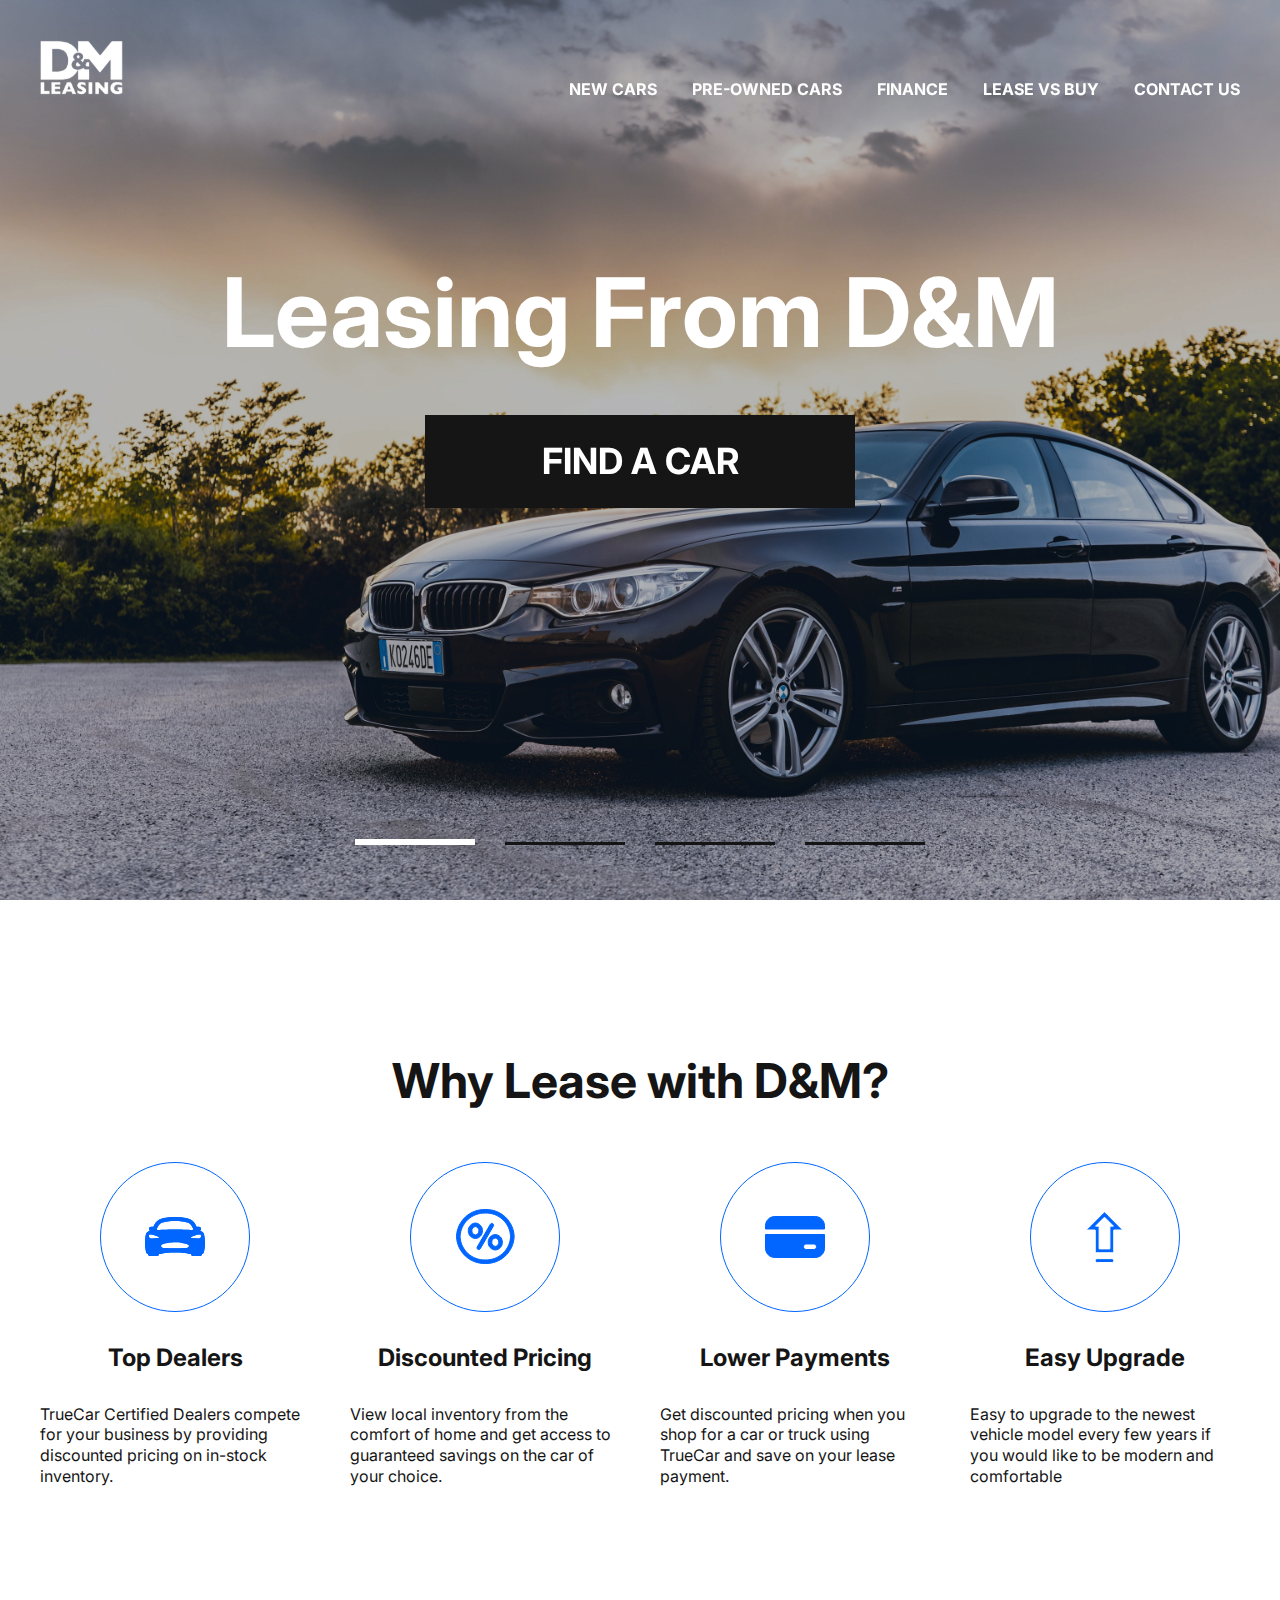
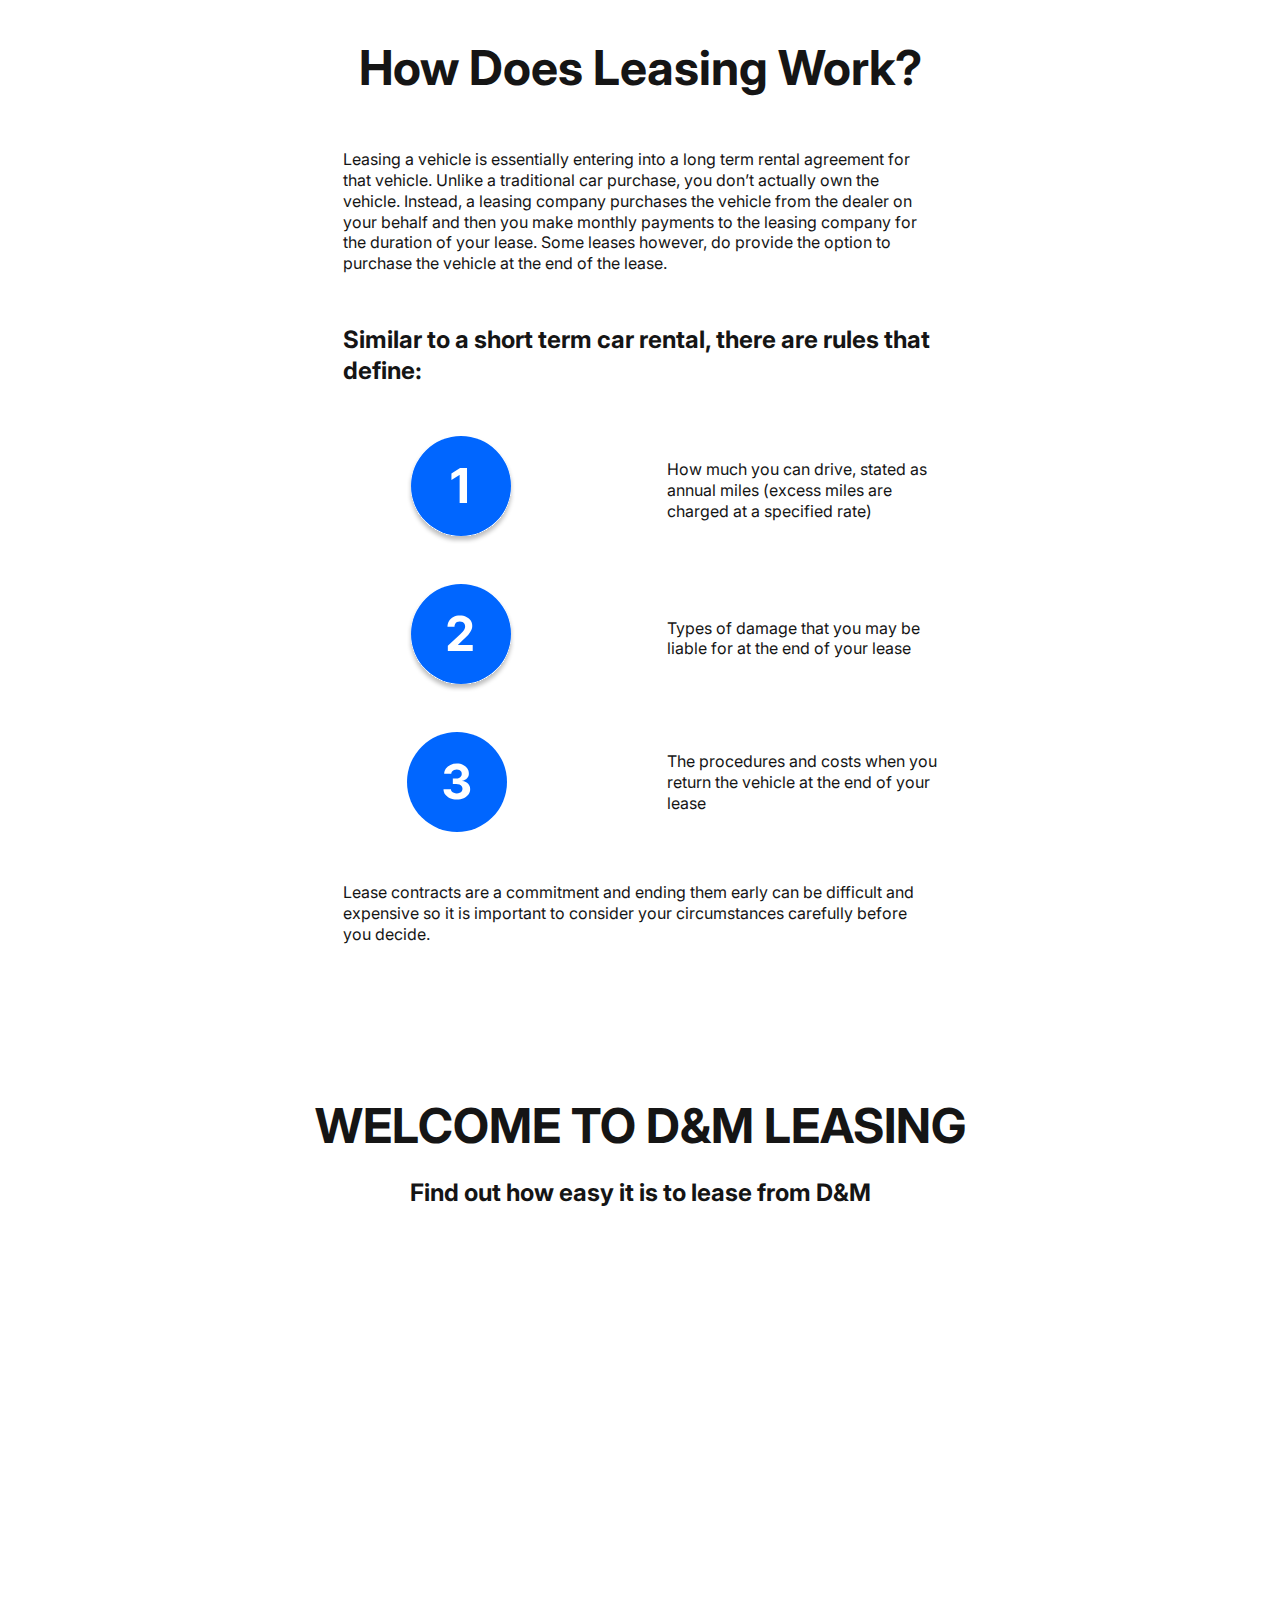
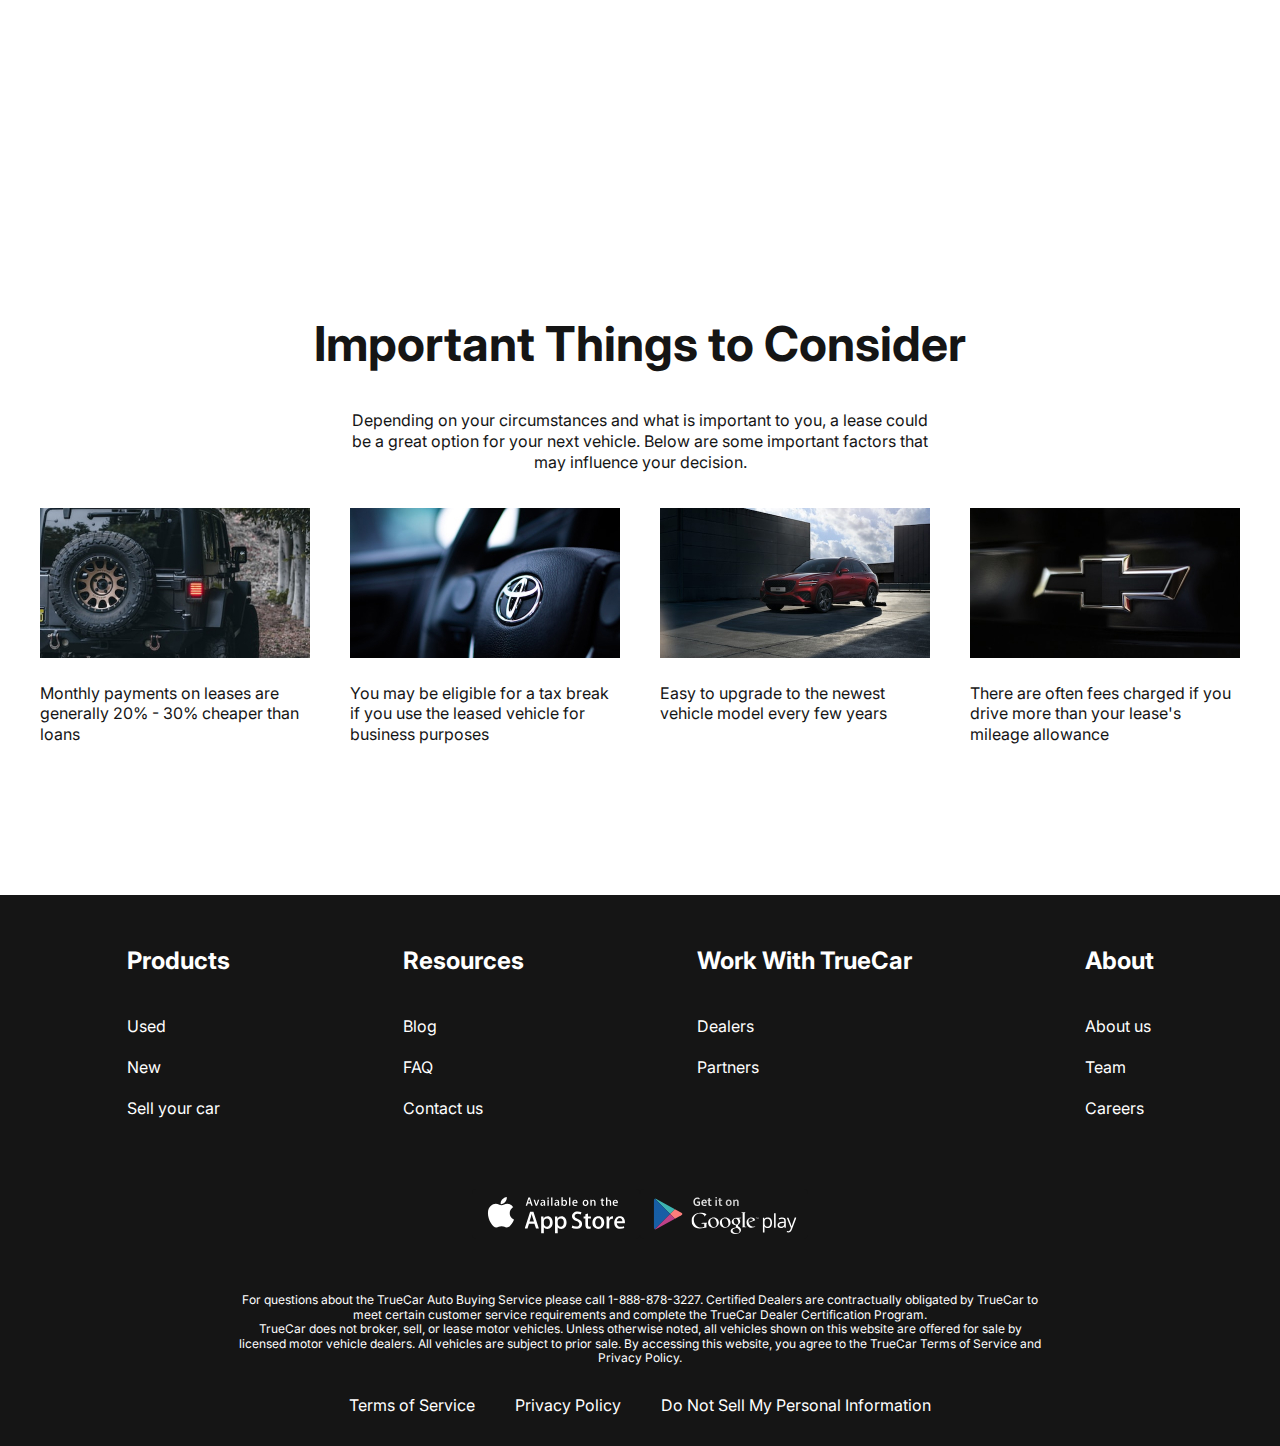
<file: index.html>
<!DOCTYPE html>
<html lang="en">

<head>
    <meta charset="UTF-8">
    <meta http-equiv="X-UA-Compatible" content="IE=edge">
    <meta name="viewport" content="width=device-width, initial-scale=1.0">

    <title>Car Price</title>
    <link rel="icon" type="image/x-icon" href="img/icons8glyph-neue-16.ico">
    <link rel="preconnect" href="https://fonts.googleapis.com">
    <link rel="preconnect" href="https://fonts.gstatic.com" crossorigin>
    <link href="https://fonts.googleapis.com/css2?family=Inter:wght@400;700&display=swap" rel="stylesheet">
    <link rel="stylesheet" href="https://cdn.jsdelivr.net/npm/swiper@9/swiper-bundle.min.css">
    <link rel="stylesheet" href="css/style.css">
</head>

<body>
    <div class="wrapper">
        <header class="header header-main">
            <div class="container">
                <div class="header__content">
                    <a href="index.html" class="header__logo"><img src="img/dm-whiteLogo.svg" alt="DLeasing"
                            class="header__img"></a>
                    <nav class="header__menu">
                        <button class="header__menu-btn">
                            <span></span>
                            <span></span>
                            <span></span>
                        </button>
                        <ul class="header__menu-list">
                            <li class="header__menu-item"><a href="new-cars.html" class="header__menu-link">NEW CARS</a>
                            </li>
                            <li class="header__menu-item"><a href="#" class="header__menu-link">PRE-OWNED CARS</a></li>
                            <li class="header__menu-item"><a href="#" class="header__menu-link">FINANCE</a></li>
                            <li class="header__menu-item"><a href="#" class="header__menu-link">LEASE VS BUY</a></li>
                            <li class="header__menu-item"><a href="contacts.html" class="header__menu-link">CONTACT
                                    US</a></li>
                        </ul>
                    </nav>
                </div>

            </div>
        </header>

        <main class="main">

            <section class="main__top">
                <div class="container">
                    <h1 class="main__top-title">Leasing From D&M</h1>
                    <a href="new-cars.html" class="main__top-link">FIND A CAR</a>
                </div>
            </section>

            <div class="slider">
                <div class="swiper">
                    <div class="swiper-wrapper">
                        <div class="swiper-slide" style="background-image: url(img/slide-1.png);"></div>
                        <div class="swiper-slide"
                            style="background-image: url(img/2020-audi-rs7-sportback-in-glacier-white.jpg);"></div>
                        <div class="swiper-slide" style="background-image: url(img/car25332.jpg);"></div>
                        <div class="swiper-slide" style="background-image: url(img/audi-rs5.jpg);"></div>
                    </div>
                    <div class="swiper-pagination"></div>
                </div>
            </div>

            <section class="why-lease">
                <div class="container">
                    <div class="why-lease_content">
                        <h2 class="why-lease__title section-title">Why Lease with D&M?</h2>
                        <div class="why-lease__cards">
                            <div class="why-lease__card">
                                <img class="why-lease__card-img" src="img/wl-1.svg" alt="logo">
                                <h4 class="why-lease__card-title">Top Dealers</h4>
                                <p class="why-lease__card-text">TrueCar Certified Dealers compete for your business by
                                    providing discounted pricing on in-stock inventory.</p>
                            </div>
                            <div class="why-lease__card">
                                <img class="why-lease__card-img" src="img/wl-2.svg" alt="logo">
                                <h4 class="why-lease__card-title">Discounted Pricing</h4>
                                <p class="why-lease__card-text">View local inventory from the comfort of home and get
                                    access
                                    to guaranteed savings on the car of your choice.</p>
                            </div>
                            <div class="why-lease__card">
                                <img class="why-lease__card-img" src="img/wl-3.svg" alt="logo">
                                <h4 class="why-lease__card-title">Lower Payments</h4>
                                <p class="why-lease__card-text">Get discounted pricing when you shop for a car or truck
                                    using TrueCar and save on your lease payment.</p>
                            </div>
                            <div class="why-lease__card">
                                <img class="why-lease__card-img" src="img/wl-4.svg" alt="logo">
                                <h4 class="why-lease__card-title">Easy Upgrade</h4>
                                <p class="why-lease__card-text">Easy to upgrade to the newest vehicle model every few
                                    years
                                    if you would like to be modern and comfortable</p>
                            </div>
                        </div>
                    </div>
                </div>
            </section>

            <section class="how-does">
                <div class="container">
                    <div class="how-does__content">
                        <h2 class="section-title">How Does Leasing Work?</h2>
                        <p class="how-does__text">Leasing a vehicle is essentially entering into a long term rental
                            agreement for that vehicle. Unlike a traditional car purchase, you don’t actually own the
                            vehicle. Instead, a leasing company purchases the vehicle from the dealer on your behalf and
                            then you make monthly payments to the leasing company for the duration of your lease. Some
                            leases however, do provide the option to purchase the vehicle at the end of the lease.</p>
                        <h4 class="how-does__title">Similar to a short term car rental, there are rules that define:
                        </h4>
                        <div class="how-does__cards">
                            <div class="how-does__card">
                                <img src="img/hd-1.svg" alt="logo" class="how-does__card-img">
                                <p class="how-does__card-text">How much you can drive, stated as annual miles (excess
                                    miles
                                    are charged at a specified rate)</p>
                            </div>
                            <div class="how-does__card">
                                <img src="img/hd-2.svg" alt="logo" class="how-does__card-img">
                                <p class="how-does__card-text">Types of damage that you may be liable for at the end of
                                    your
                                    lease</p>
                            </div>
                            <div class="how-does__card">
                                <img src="img/hd-3.svg" alt="logo" class="how-does__card-img">
                                <p class="how-does__card-text">The procedures and costs when you return the vehicle at
                                    the
                                    end of your lease</p>
                            </div>
                        </div>
                        <p class="how-does__text">Lease contracts are a commitment and ending them early can be
                            difficult
                            and expensive so it is important to consider your circumstances carefully before you decide.
                        </p>

                    </div>
                </div>
            </section>

            <section class="video">
                <div class="container">
                    <div class="video__content">
                        <h2 class="section-title">WELCOME TO D&M LEASING</h2>
                        <h4 class="video__title">Find out how easy it is to lease from D&M</h4>
                        <iframe class="video__ifreme" width="1000" height="500"
                            src="https://www.youtube.com/embed/1RBpS2SXwi4?controls=0" title="YouTube video player"
                            allow="accelerometer; autoplay; clipboard-write; encrypted-media; gyroscope; picture-in-picture; web-share"
                            allowfullscreen></iframe>
                    </div>
                </div>
            </section>

            <section class="important">
                <div class="container">
                    <div class="important__content">
                        <h2 class="section-title">Important Things to Consider</h2>
                        <p class="important__text">Depending on your circumstances and what is important to you, a lease
                            could be a great option for your next vehicle. Below are some important factors that may
                            influence your decision.</p>
                        <div class="important__cards">
                            <div class="important__card">
                                <a href="#" class="important__card-link">
                                    <img src="img/imp-1.jpg" alt="" class="important__card-img">
                                </a>
                                <p class="important__card-text">Monthly payments on leases are generally 20% - 30%
                                    cheaper than loans</p>
                            </div>
                            <div class="important__card">
                                <a href="#" class="important__card-link">
                                    <img src="img/imp-2.jpg" alt="" class="important__card-img">
                                </a>
                                <p class="important__card-text">You may be eligible for a tax break if you use the
                                    leased vehicle for business purposes</p>
                            </div>
                            <div class="important__card">
                                <a href="#" class="important__card-link">
                                    <img src="img/imp-3.jpg" alt="" class="important__card-img">
                                </a>
                                <p class="important__card-text">Easy to upgrade to the newest vehicle model every few
                                    years</p>
                            </div>
                            <div class="important__card">
                                <a href="#" class="important__card-link">
                                    <img src="img/imp-4.jpg" alt="" class="important__card-img">
                                </a>
                                <p class="important__card-text">There are often fees charged if you drive more than your
                                    lease's mileage allowance</p>
                            </div>

                        </div>
                    </div>
                </div>
            </section>


        </main>

        <footer class="footer">
            <div class="container">
                <div class="footer__content">
                    <nav class="footer__nav">
                        <h4 class="footer__title">Products</h4>
                        <ul class="footer__list">
                            <li class="footer__item"><a href="#" class="footer-link">Used</a></li>
                            <li class="footer__item"><a href="#" class="footer-link">New</a></li>
                            <li class="footer__item"><a href="#" class="footer-link">Sell your car</a></li>
                        </ul>
                    </nav>
                    <nav class="footer__nav">
                        <h4 class="footer__title">Resources</h4>
                        <ul class="footer__list">
                            <li class="footer__item"><a href="#" class="footer-link">Blog</a></li>
                            <li class="footer__item"><a href="#" class="footer-link">FAQ</a></li>
                            <li class="footer__item"><a href="#" class="footer-link">Contact us</a></li>
                        </ul>
                    </nav>
                    <nav class="footer__nav">
                        <h4 class="footer__title">Work With TrueCar</h4>
                        <ul class="footer__list">
                            <li class="footer__item"><a href="#" class="footer-link">Dealers</a></li>
                            <li class="footer__item"><a href="#" class="footer-link">Partners</a></li>
                        </ul>
                    </nav>
                    <nav class="footer__nav">
                        <h4 class="footer__title">About</h4>
                        <ul class="footer__list">
                            <li class="footer__item"><a href="#" class="footer-link">About us</a></li>
                            <li class="footer__item"><a href="#" class="footer-link">Team</a></li>
                            <li class="footer__item"><a href="#" class="footer-link">Careers</a></li>
                        </ul>
                    </nav>

                </div>
                <div class="footer__app">
                    <a href="#" class="app__link"><img src="img/app-store.svg" alt="" class="app__img"></a>
                    <a href="#" class="app__link"><img src="img/google-play.svg" alt="" class="app__img"></a>
                </div>
                <div class="footer__description">
                    <p class="footer__text">For questions about the TrueCar Auto Buying Service please call
                        1-888-878-3227.
                        Certified Dealers are contractually obligated by TrueCar to meet certain customer service
                        requirements and complete the TrueCar Dealer Certification Program.
                    </p>
                    <p class="footer__text">TrueCar does not broker, sell, or lease motor vehicles. Unless otherwise
                        noted,
                        all
                        vehicles shown on this website are offered for sale by licensed motor vehicle dealers. All
                        vehicles
                        are subject to prior sale. By accessing this website, you agree to the TrueCar Terms of Service
                        and
                        Privacy Policy.</p>

                </div>
                <div class="footer__copy">
                    <ul class="footer__copy-list">
                        <li class="footer__copy-item"><a href="#" class="footer__copy-link">Terms of Service</a></li>
                        <li class="footer__copy-item"><a href="#" class="footer__copy-link">Privacy Policy</a></li>
                        <li class="footer__copy-item"><a href="#" class="footer__copy-link">Do Not Sell My Personal
                                Information</a></li>
                    </ul>
                </div>
            </div>
        </footer>
    </div>


    <script src="https://cdn.jsdelivr.net/npm/swiper@9/swiper-bundle.min.js"></script>
    <script src="js/main.js"></script>
</body>

</html>
</file>
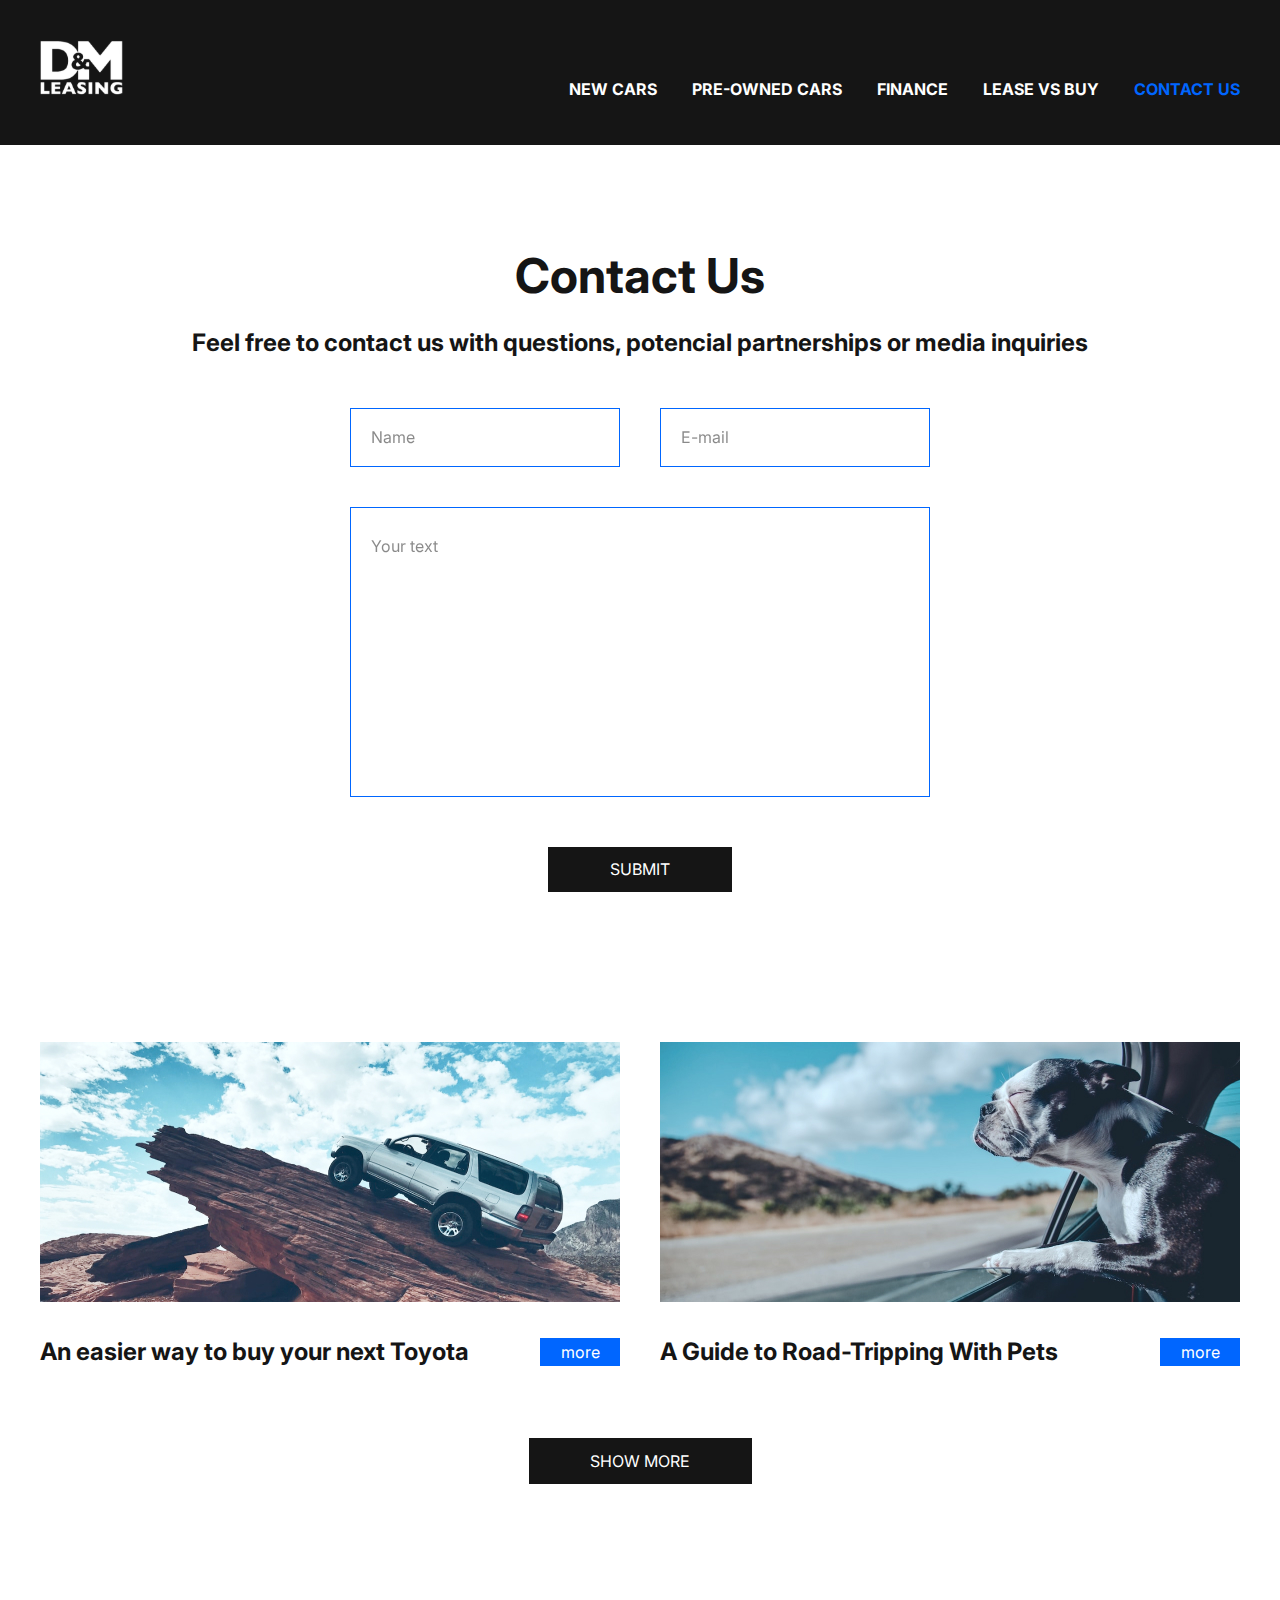
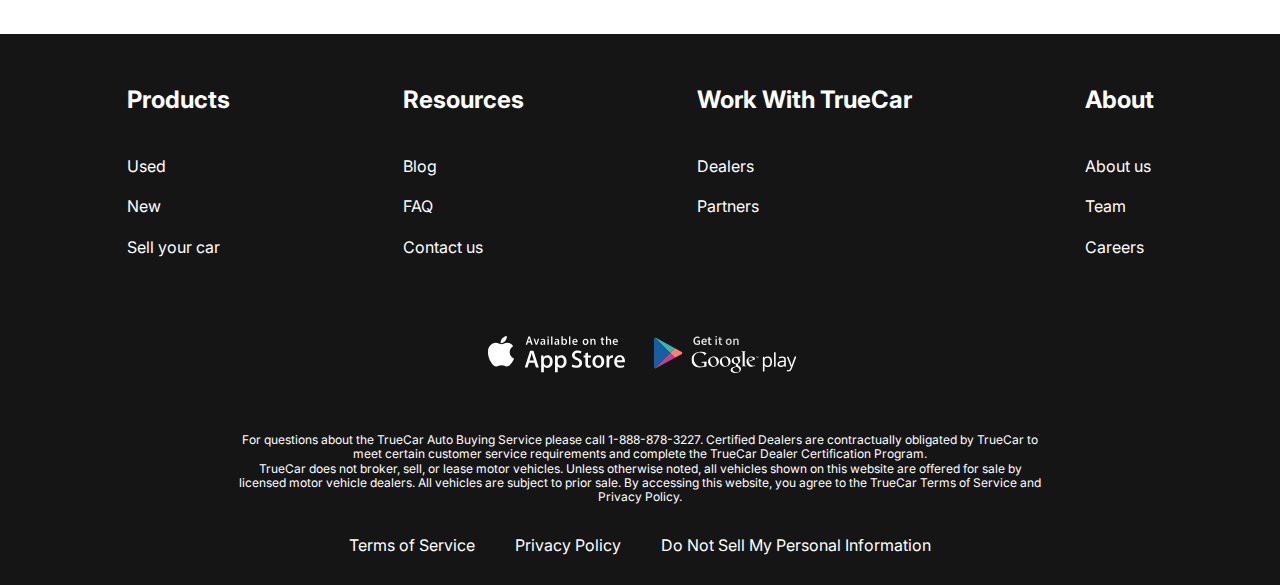
<file: contacts.html>
<!DOCTYPE html>
<html lang="en">

<head>
    <meta charset="UTF-8">
    <meta http-equiv="X-UA-Compatible" content="IE=edge">
    <meta name="viewport" content="width=device-width, initial-scale=1.0">

    <title>Car Price</title>
    <link rel="icon" type="image/x-icon" href="img/icons8glyph-neue-16.ico">
    <link rel="preconnect" href="https://fonts.googleapis.com">
    <link rel="preconnect" href="https://fonts.gstatic.com" crossorigin>
    <link href="https://fonts.googleapis.com/css2?family=Inter:wght@400;700&display=swap" rel="stylesheet">
    <link rel="stylesheet" href="css/style.css">

</head>

<body>
    <div class="wrapper">
        <header class="header">
            <div class="container">
                <div class="header__content">
                    <a href="index.html" class="header__logo"><img src="img/dm-whiteLogo.svg" alt="LogoMain"
                            class="header__img"></a>
                    <nav class="header__menu">
                        <button class="header__menu-btn">
                            <span></span>
                            <span></span>
                            <span></span>
                        </button>
                        <ul class="header__menu-list">
                            <li class="header__menu-item"><a href="new-cars.html" class="header__menu-link">NEW CARS</a>
                            </li>
                            <li class="header__menu-item"><a href="pre-owned-cars.html"
                                    class="header__menu-link">PRE-OWNED CARS</a></li>
                            <li class="header__menu-item"><a href="finance.html" class="header__menu-link">FINANCE</a>
                            </li>
                            <li class="header__menu-item"><a href="lease-vs-buy.html" class="header__menu-link">LEASE VS
                                    BUY</a></li>
                            <li class="header__menu-item"><a href="contacts.html"
                                    class="header__menu-link header__menu-link_active">CONTACT
                                    US</a></li>
                        </ul>
                    </nav>
                </div>
            </div>
        </header>
        <main class="main">

            <section class="contacts">
                <div class="container">
                    <div class="contacts__content">
                        <h2 class="section-title">Contact Us</h2>
                        <h4 class="contacts__title">Feel free to contact us with questions, potencial partnerships or
                            media inquiries</h4>
                        <form action="#" class="form">
                            <input type="text" class="form__input" placeholder="Name">
                            <input type="email" class="form__input" placeholder="E-mail">
                            <textarea class="form__textarea" placeholder="Your text"></textarea>
                            <button type="submit" class="form__btn">Submit</button>
                        </form>
                    </div>
                </div>

            </section>

            <div class="blog">
                <div class="container">
                    <div class="blog__wrap">
                        <div class="blog__content">
                            <article class="blog__content-description">
                                <img src="img/blog-1.jpg" alt="" class="blog__content-img">
                                <div class="blog__content-text">
                                    <h4 class="blog__content-title">An easier way to buy your next Toyota</h4>
                                    <a href="#" class="blog__content-link">more</a>
                                </div>
                            </article>
                            <article class="blog__content-description">
                                <img src="img/blog-2.jpg" alt="" class="blog__content-img">
                                <div class="blog__content-text">
                                    <h4 class="blog__content-title">A Guide to Road-Tripping With Pets</h4>
                                    <a href="#" class="blog__content-link">more</a>
                                </div>
                            </article>
                        </div>
                        <a href="#" class="show-more">SHOW MORE</a>
                    </div>
                </div>
            </div>
        </main>
        <footer class="footer">
            <div class="container">
                <div class="footer__content">
                    <nav class="footer__nav">
                        <h4 class="footer__title">Products</h4>
                        <ul class="footer__list">
                            <li class="footer__item"><a href="#" class="footer-link">Used</a></li>
                            <li class="footer__item"><a href="#" class="footer-link">New</a></li>
                            <li class="footer__item"><a href="#" class="footer-link">Sell your car</a></li>
                        </ul>
                    </nav>
                    <nav class="footer__nav">
                        <h4 class="footer__title">Resources</h4>
                        <ul class="footer__list">
                            <li class="footer__item"><a href="#" class="footer-link">Blog</a></li>
                            <li class="footer__item"><a href="#" class="footer-link">FAQ</a></li>
                            <li class="footer__item"><a href="#" class="footer-link">Contact us</a></li>
                        </ul>
                    </nav>
                    <nav class="footer__nav">
                        <h4 class="footer__title">Work With TrueCar</h4>
                        <ul class="footer__list">
                            <li class="footer__item"><a href="#" class="footer-link">Dealers</a></li>
                            <li class="footer__item"><a href="#" class="footer-link">Partners</a></li>
                        </ul>
                    </nav>
                    <nav class="footer__nav">
                        <h4 class="footer__title">About</h4>
                        <ul class="footer__list">
                            <li class="footer__item"><a href="#" class="footer-link">About us</a></li>
                            <li class="footer__item"><a href="#" class="footer-link">Team</a></li>
                            <li class="footer__item"><a href="#" class="footer-link">Careers</a></li>
                        </ul>
                    </nav>

                </div>
                <div class="footer__app">
                    <a href="#" class="app__link"><img src="img/app-store.svg" alt="" class="app__img"></a>
                    <a href="#" class="app__link"><img src="img/google-play.svg" alt="" class="app__img"></a>
                </div>
                <div class="footer__description">
                    <p class="footer__text">For questions about the TrueCar Auto Buying Service please call
                        1-888-878-3227.
                        Certified Dealers are contractually obligated by TrueCar to meet certain customer service
                        requirements and complete the TrueCar Dealer Certification Program.
                    </p>
                    <p class="footer__text">TrueCar does not broker, sell, or lease motor vehicles. Unless otherwise
                        noted,
                        all
                        vehicles shown on this website are offered for sale by licensed motor vehicle dealers. All
                        vehicles
                        are subject to prior sale. By accessing this website, you agree to the TrueCar Terms of Service
                        and
                        Privacy Policy.</p>

                </div>
                <div class="footer__copy">
                    <ul class="footer__copy-list">
                        <li class="footer__copy-item"><a href="#" class="footer__copy-link">Terms of Service</a></li>
                        <li class="footer__copy-item"><a href="#" class="footer__copy-link">Privacy Policy</a></li>
                        <li class="footer__copy-item"><a href="#" class="footer__copy-link">Do Not Sell My Personal
                                Information</a></li>
                    </ul>
                </div>
            </div>
        </footer>
    </div>



    <script src="js/main.js"></script>
</body>

</html>
</file>
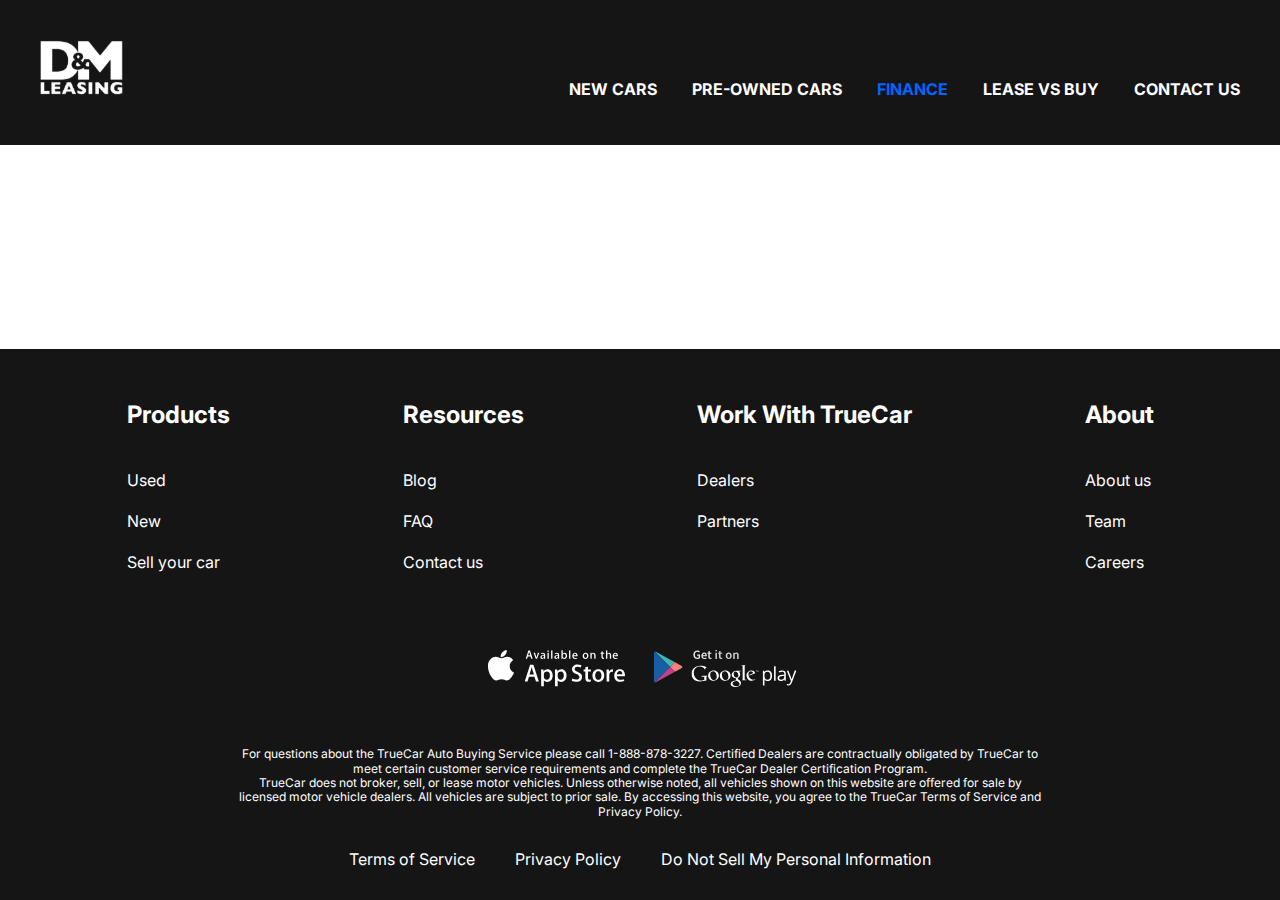
<file: finance.html>
<!DOCTYPE html>
<html lang="en">

<head>
    <meta charset="UTF-8">
    <meta http-equiv="X-UA-Compatible" content="IE=edge">
    <meta name="viewport" content="width=device-width, initial-scale=1.0">

    <title>Car Price</title>
    <link rel="icon" type="image/x-icon" href="img/icons8glyph-neue-16.ico">
    <link rel="preconnect" href="https://fonts.googleapis.com">
    <link rel="preconnect" href="https://fonts.gstatic.com" crossorigin>
    <link href="https://fonts.googleapis.com/css2?family=Inter:wght@400;700&display=swap" rel="stylesheet">
    <link rel="stylesheet" href="css/style.css">

</head>

<body>
    <div class="wrapper">
        <header class="header">
            <div class="container">
                <div class="header__content">
                    <a href="index.html" class="header__logo"><img src="img/dm-whiteLogo.svg" alt="LogoMain"
                            class="header__img"></a>
                    <nav class="header__menu">
                        <button class="header__menu-btn">
                            <span></span>
                            <span></span>
                            <span></span>
                        </button>
                        <ul class="header__menu-list">
                            <li class="header__menu-item"><a href="new-cars.html" class="header__menu-link">NEW CARS</a>
                            </li>
                            <li class="header__menu-item"><a href="pre-owned-cars.html"
                                    class="header__menu-link">PRE-OWNED CARS</a></li>
                            <li class="header__menu-item"><a href="finance.html"
                                    class="header__menu-link header__menu-link_active">FINANCE</a>
                            </li>
                            <li class="header__menu-item"><a href="lease-vs-buy.html" class="header__menu-link">LEASE VS
                                    BUY</a></li>
                            <li class="header__menu-item"><a href="contacts.html" class="header__menu-link">CONTACT
                                    US</a></li>
                        </ul>
                    </nav>
                </div>
            </div>
        </header>
        <main class="main">



        </main>
        <footer class="footer">
            <div class="container">
                <div class="footer__content">
                    <nav class="footer__nav">
                        <h4 class="footer__title">Products</h4>
                        <ul class="footer__list">
                            <li class="footer__item"><a href="#" class="footer-link">Used</a></li>
                            <li class="footer__item"><a href="#" class="footer-link">New</a></li>
                            <li class="footer__item"><a href="#" class="footer-link">Sell your car</a></li>
                        </ul>
                    </nav>
                    <nav class="footer__nav">
                        <h4 class="footer__title">Resources</h4>
                        <ul class="footer__list">
                            <li class="footer__item"><a href="#" class="footer-link">Blog</a></li>
                            <li class="footer__item"><a href="#" class="footer-link">FAQ</a></li>
                            <li class="footer__item"><a href="#" class="footer-link">Contact us</a></li>
                        </ul>
                    </nav>
                    <nav class="footer__nav">
                        <h4 class="footer__title">Work With TrueCar</h4>
                        <ul class="footer__list">
                            <li class="footer__item"><a href="#" class="footer-link">Dealers</a></li>
                            <li class="footer__item"><a href="#" class="footer-link">Partners</a></li>
                        </ul>
                    </nav>
                    <nav class="footer__nav">
                        <h4 class="footer__title">About</h4>
                        <ul class="footer__list">
                            <li class="footer__item"><a href="#" class="footer-link">About us</a></li>
                            <li class="footer__item"><a href="#" class="footer-link">Team</a></li>
                            <li class="footer__item"><a href="#" class="footer-link">Careers</a></li>
                        </ul>
                    </nav>

                </div>
                <div class="footer__app">
                    <a href="#" class="app__link"><img src="img/app-store.svg" alt="" class="app__img"></a>
                    <a href="#" class="app__link"><img src="img/google-play.svg" alt="" class="app__img"></a>
                </div>
                <div class="footer__description">
                    <p class="footer__text">For questions about the TrueCar Auto Buying Service please call
                        1-888-878-3227.
                        Certified Dealers are contractually obligated by TrueCar to meet certain customer service
                        requirements and complete the TrueCar Dealer Certification Program.
                    </p>
                    <p class="footer__text">TrueCar does not broker, sell, or lease motor vehicles. Unless otherwise
                        noted,
                        all
                        vehicles shown on this website are offered for sale by licensed motor vehicle dealers. All
                        vehicles
                        are subject to prior sale. By accessing this website, you agree to the TrueCar Terms of Service
                        and
                        Privacy Policy.</p>

                </div>
                <div class="footer__copy">
                    <ul class="footer__copy-list">
                        <li class="footer__copy-item"><a href="#" class="footer__copy-link">Terms of Service</a></li>
                        <li class="footer__copy-item"><a href="#" class="footer__copy-link">Privacy Policy</a></li>
                        <li class="footer__copy-item"><a href="#" class="footer__copy-link">Do Not Sell My Personal
                                Information</a></li>
                    </ul>
                </div>
            </div>
        </footer>
    </div>



    <script src="js/main.js"></script>
</body>

</html>
</file>
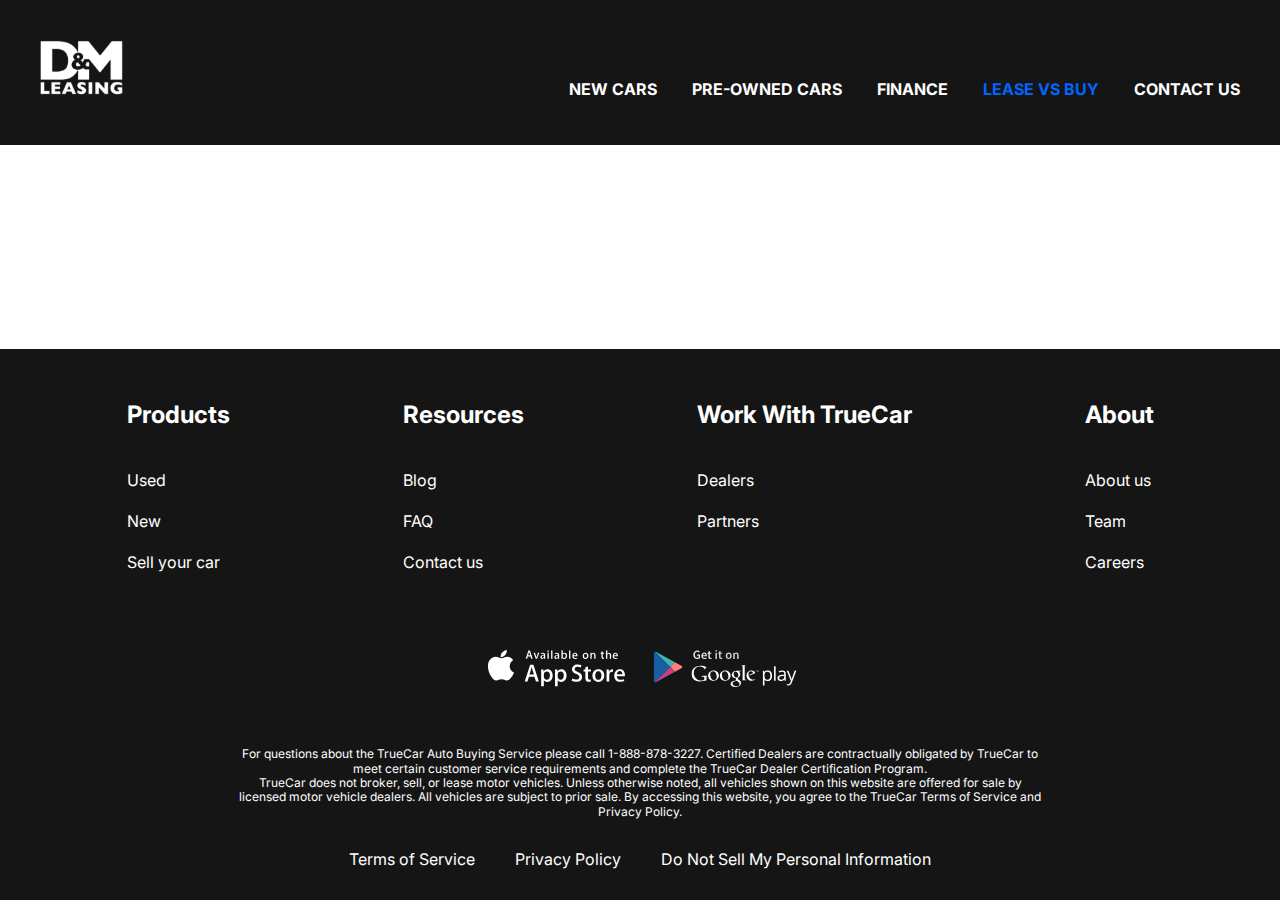
<file: lease-vs-buy.html>
<!DOCTYPE html>
<html lang="en">

<head>
    <meta charset="UTF-8">
    <meta http-equiv="X-UA-Compatible" content="IE=edge">
    <meta name="viewport" content="width=device-width, initial-scale=1.0">

    <title>Car Price</title>
    <link rel="icon" type="image/x-icon" href="img/icons8glyph-neue-16.ico">
    <link rel="preconnect" href="https://fonts.googleapis.com">
    <link rel="preconnect" href="https://fonts.gstatic.com" crossorigin>
    <link href="https://fonts.googleapis.com/css2?family=Inter:wght@400;700&display=swap" rel="stylesheet">
    <link rel="stylesheet" href="css/style.css">

</head>

<body>
    <div class="wrapper">
        <header class="header">
            <div class="container">
                <div class="header__content">
                    <a href="index.html" class="header__logo"><img src="img/dm-whiteLogo.svg" alt="LogoMain"
                            class="header__img"></a>
                    <nav class="header__menu">
                        <button class="header__menu-btn">
                            <span></span>
                            <span></span>
                            <span></span>
                        </button>
                        <ul class="header__menu-list">
                            <li class="header__menu-item"><a href="new-cars.html" class="header__menu-link">NEW CARS</a>
                            </li>
                            <li class="header__menu-item"><a href="pre-owned-cars.html"
                                    class="header__menu-link">PRE-OWNED CARS</a></li>
                            <li class="header__menu-item"><a href="finance.html" class="header__menu-link">FINANCE</a>
                            </li>
                            <li class="header__menu-item"><a href="lease-vs-buy.html"
                                    class="header__menu-link header__menu-link_active">LEASE VS
                                    BUY</a></li>
                            <li class="header__menu-item"><a href="contacts.html" class="header__menu-link">CONTACT
                                    US</a></li>
                        </ul>
                    </nav>
                </div>
            </div>
        </header>
        <main class="main">



        </main>
        <footer class="footer">
            <div class="container">
                <div class="footer__content">
                    <nav class="footer__nav">
                        <h4 class="footer__title">Products</h4>
                        <ul class="footer__list">
                            <li class="footer__item"><a href="#" class="footer-link">Used</a></li>
                            <li class="footer__item"><a href="#" class="footer-link">New</a></li>
                            <li class="footer__item"><a href="#" class="footer-link">Sell your car</a></li>
                        </ul>
                    </nav>
                    <nav class="footer__nav">
                        <h4 class="footer__title">Resources</h4>
                        <ul class="footer__list">
                            <li class="footer__item"><a href="#" class="footer-link">Blog</a></li>
                            <li class="footer__item"><a href="#" class="footer-link">FAQ</a></li>
                            <li class="footer__item"><a href="#" class="footer-link">Contact us</a></li>
                        </ul>
                    </nav>
                    <nav class="footer__nav">
                        <h4 class="footer__title">Work With TrueCar</h4>
                        <ul class="footer__list">
                            <li class="footer__item"><a href="#" class="footer-link">Dealers</a></li>
                            <li class="footer__item"><a href="#" class="footer-link">Partners</a></li>
                        </ul>
                    </nav>
                    <nav class="footer__nav">
                        <h4 class="footer__title">About</h4>
                        <ul class="footer__list">
                            <li class="footer__item"><a href="#" class="footer-link">About us</a></li>
                            <li class="footer__item"><a href="#" class="footer-link">Team</a></li>
                            <li class="footer__item"><a href="#" class="footer-link">Careers</a></li>
                        </ul>
                    </nav>

                </div>
                <div class="footer__app">
                    <a href="#" class="app__link"><img src="img/app-store.svg" alt="" class="app__img"></a>
                    <a href="#" class="app__link"><img src="img/google-play.svg" alt="" class="app__img"></a>
                </div>
                <div class="footer__description">
                    <p class="footer__text">For questions about the TrueCar Auto Buying Service please call
                        1-888-878-3227.
                        Certified Dealers are contractually obligated by TrueCar to meet certain customer service
                        requirements and complete the TrueCar Dealer Certification Program.
                    </p>
                    <p class="footer__text">TrueCar does not broker, sell, or lease motor vehicles. Unless otherwise
                        noted,
                        all
                        vehicles shown on this website are offered for sale by licensed motor vehicle dealers. All
                        vehicles
                        are subject to prior sale. By accessing this website, you agree to the TrueCar Terms of Service
                        and
                        Privacy Policy.</p>

                </div>
                <div class="footer__copy">
                    <ul class="footer__copy-list">
                        <li class="footer__copy-item"><a href="#" class="footer__copy-link">Terms of Service</a></li>
                        <li class="footer__copy-item"><a href="#" class="footer__copy-link">Privacy Policy</a></li>
                        <li class="footer__copy-item"><a href="#" class="footer__copy-link">Do Not Sell My Personal
                                Information</a></li>
                    </ul>
                </div>
            </div>
        </footer>
    </div>



    <script src="js/main.js"></script>
</body>

</html>
</file>
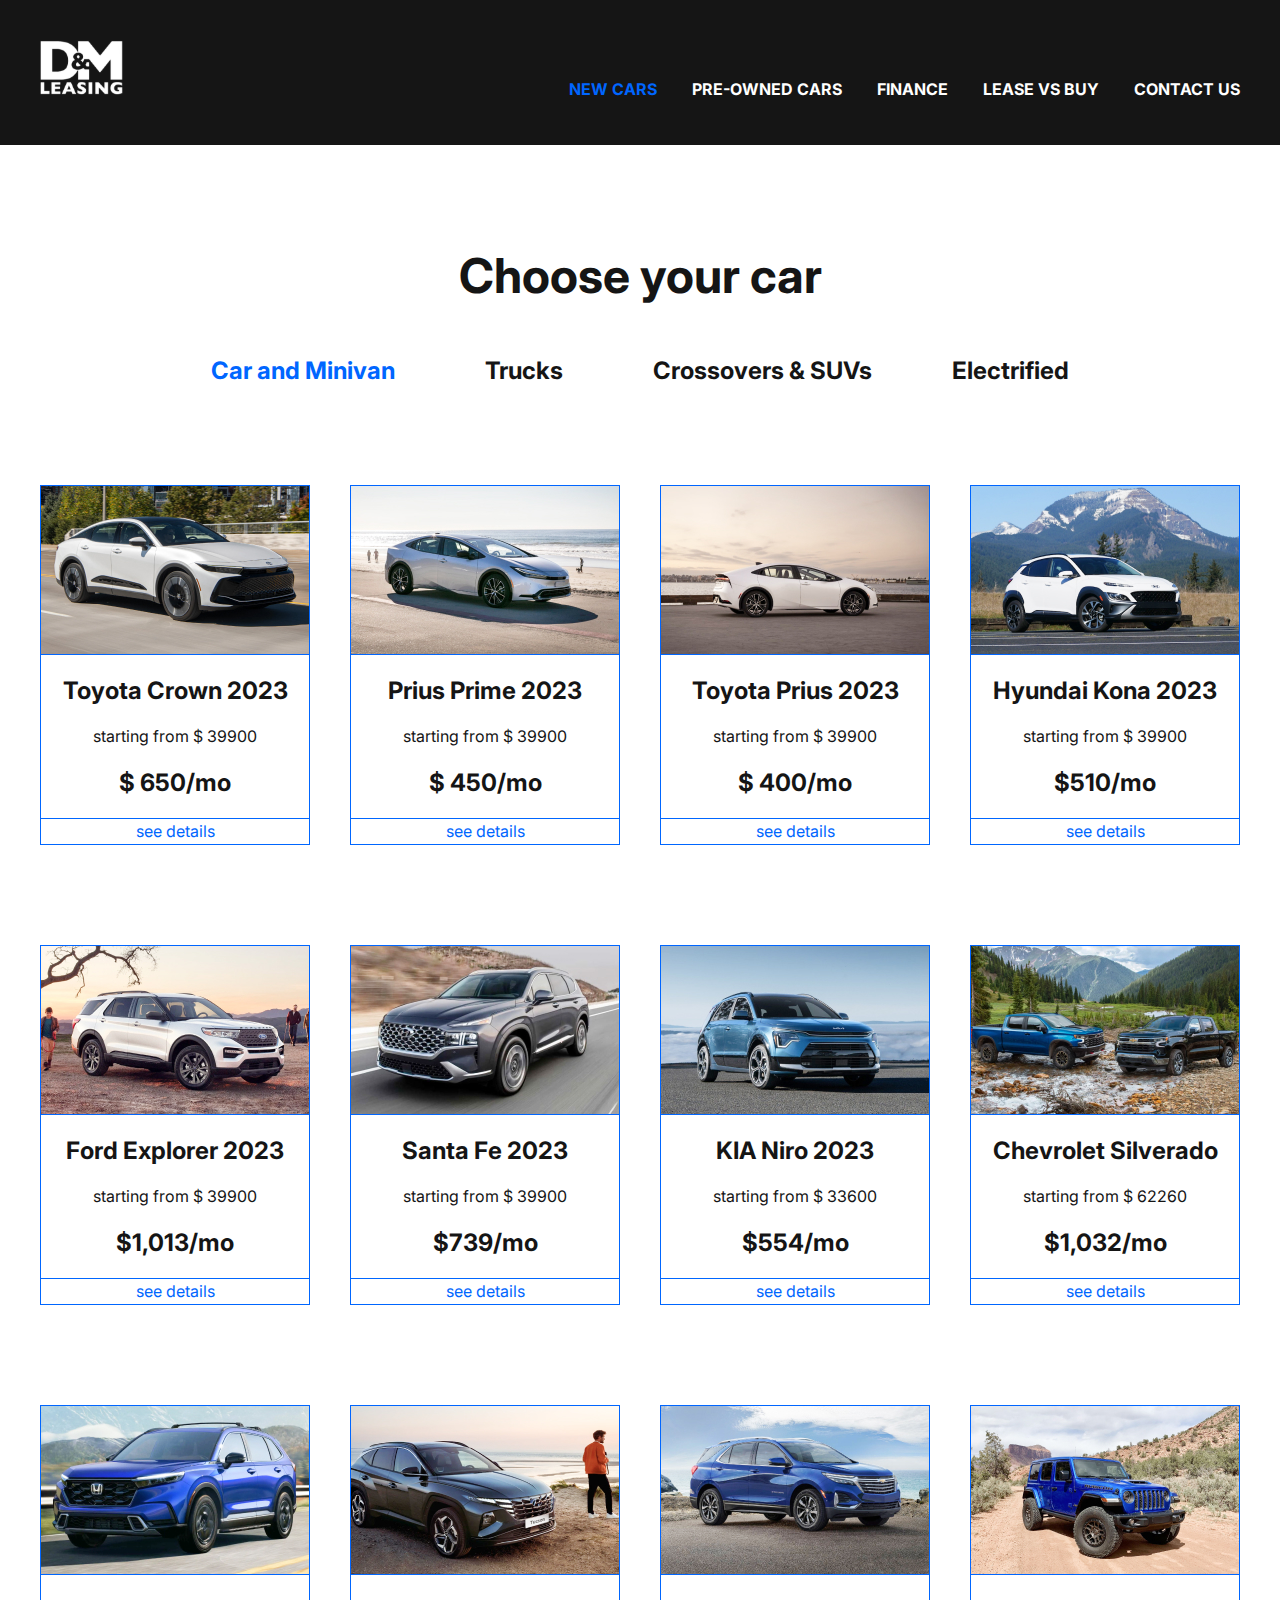
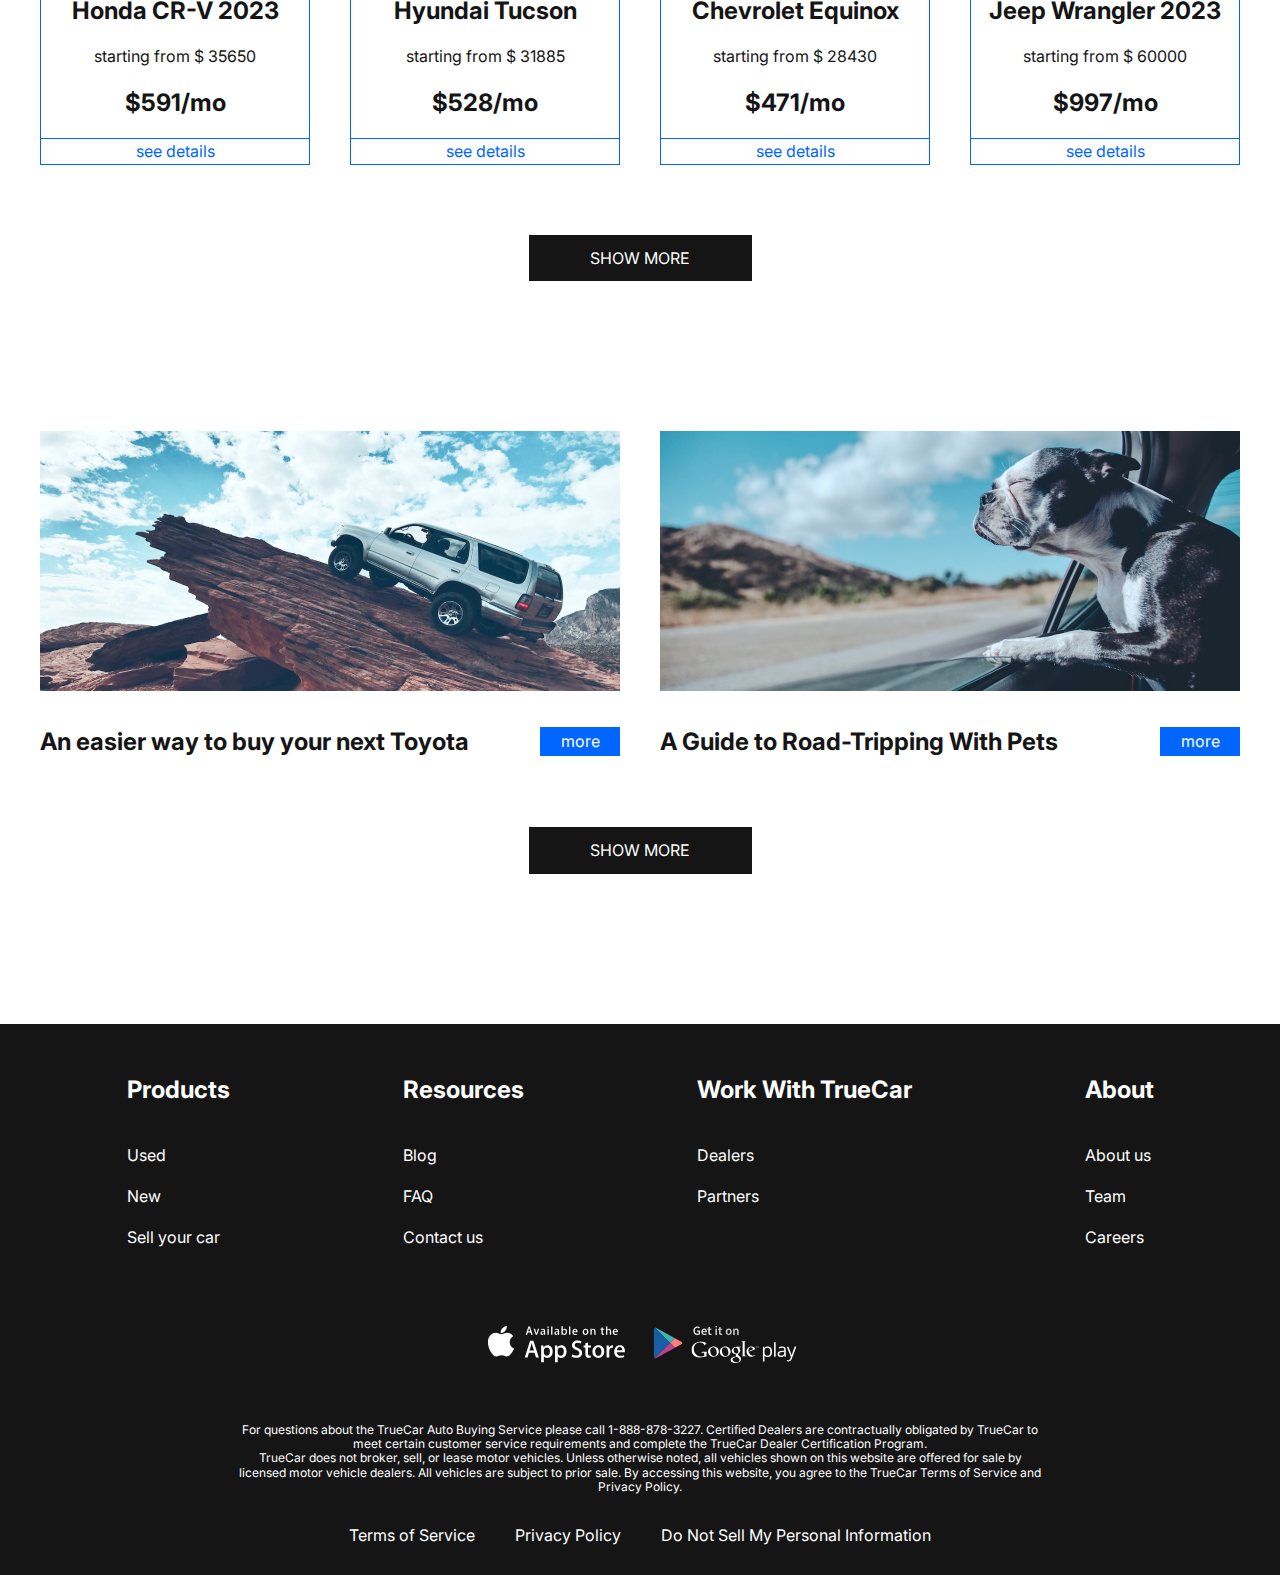
<file: new-cars.html>
<!DOCTYPE html>
<html lang="en">

<head>
    <meta charset="UTF-8">
    <meta http-equiv="X-UA-Compatible" content="IE=edge">
    <meta name="viewport" content="width=device-width, initial-scale=1.0">

    <title>Car Price</title>
    <link rel="icon" type="image/x-icon" href="img/icons8glyph-neue-16.ico">
    <link rel="preconnect" href="https://fonts.googleapis.com">
    <link rel="preconnect" href="https://fonts.gstatic.com" crossorigin>
    <link href="https://fonts.googleapis.com/css2?family=Inter:wght@400;700&display=swap" rel="stylesheet">
    <link rel="stylesheet" href="css/style.css">
</head>

<body>
    <div class="wrapper">
        <header class="header">
            <div class="container">
                <div class="header__content">
                    <a href="index.html" class="header__logo"><img src="img/dm-whiteLogo.svg" alt="Logo"
                            class="header__img"></a>
                    <nav class="header__menu">
                        <button class="header__menu-btn">
                            <span></span>
                            <span></span>
                            <span></span>
                        </button>
                        <ul class="header__menu-list">
                            <li class="header__menu-item"><a href="new-cars.html"
                                    class="header__menu-link header__menu-link_active">NEW CARS</a>
                            </li>
                            <li class="header__menu-item"><a href="pre-owned-cars.html"
                                    class="header__menu-link">PRE-OWNED CARS</a></li>
                            <li class="header__menu-item"><a href="finance.html" class="header__menu-link">FINANCE</a>
                            </li>
                            <li class="header__menu-item"><a href="lease-vs-buy.html" class="header__menu-link">LEASE VS
                                    BUY</a></li>
                            <li class="header__menu-item"><a href="contacts.html" class="header__menu-link">CONTACT
                                    US</a></li>
                        </ul>
                    </nav>
                </div>
            </div>
        </header>

        <main class="main">

            <section class="choose">
                <div class="container">
                    <h2 class="section-title">Choose your car</h2>
                    <div class="tabs">
                        <div class="tabs__btn">
                            <button class="tabs__btn-item tabs__btn-item_active" data-button="content-1">Car and
                                Minivan</button>
                            <button class="tabs__btn-item" data-button="content-2">Trucks</button>
                            <button class="tabs__btn-item" data-button="content-3">Crossovers & SUVs</button>
                            <button class="tabs__btn-item" data-button="content-4">Electrified</button>
                        </div>
                        <div class="tabs__content">
                            <div class="tabs__content-item tabs__content-item_active" id="content-1">
                                <div class="card">
                                    <img src="img/tb-1.jpg" alt="tabLogo" class="card__img">
                                    <div class="card__text-content">
                                        <h3 class="card__title">Toyota Crown 2023</h3>
                                        <p class="card__text">starting from $ 39900</p>
                                        <p class="card__price">$ 650/mo</p>
                                        <a href="#" class="card__link">see details</a>
                                    </div>
                                </div>
                                <div class="card">
                                    <img src="img/tb-2.jpg" alt="tabLogo" class="card__img">
                                    <div class="card__text-content">
                                        <h3 class="card__title">Prius Prime 2023</h3>
                                        <p class="card__text">starting from $ 39900</p>
                                        <p class="card__price"> $ 450/mo</p>
                                        <a href="#" class="card__link">see details</a>
                                    </div>
                                </div>
                                <div class="card">
                                    <img src="img/tb-3.jpg" alt="tabLogo" class="card__img">
                                    <div class="card__text-content">
                                        <h3 class="card__title">Toyota Prius 2023</h3>
                                        <p class="card__text">starting from $ 39900</p>
                                        <p class="card__price"> $ 400/mo</p>
                                        <a href="#" class="card__link">see details</a>
                                    </div>
                                </div>
                                <div class="card">
                                    <img src="img/tb-4.jpg" alt="tabLogo" class="card__img">
                                    <div class="card__text-content">
                                        <h3 class="card__title">Hyundai Kona 2023</h3>
                                        <p class="card__text">starting from $ 39900</p>
                                        <p class="card__price">$510/mo</p>
                                        <a href="#" class="card__link">see details</a>
                                    </div>
                                </div>
                                <div class="card">
                                    <img src="img/tb-5.jpg" alt="tabLogo" class="card__img">
                                    <div class="card__text-content">
                                        <h3 class="card__title">Ford Explorer 2023</h3>
                                        <p class="card__text">starting from $ 39900</p>
                                        <p class="card__price">$1,013/mo</p>
                                        <a href="#" class="card__link">see details</a>
                                    </div>
                                </div>
                                <div class="card">
                                    <img src="img/tb-6.jpg" alt="tabLogo" class="card__img">
                                    <div class="card__text-content">
                                        <h3 class="card__title">Santa Fe 2023</h3>
                                        <p class="card__text">starting from $ 39900</p>
                                        <p class="card__price">$739/mo</p>
                                        <a href="#" class="card__link">see details</a>
                                    </div>
                                </div>
                                <div class="card">
                                    <img src="img/tb-7.jpg" alt="tabLogo" class="card__img">
                                    <div class="card__text-content">
                                        <h3 class="card__title">KIA Niro 2023</h3>
                                        <p class="card__text">starting from $ 33600</p>
                                        <p class="card__price">$554/mo</p>
                                        <a href="#" class="card__link">see details</a>
                                    </div>
                                </div>
                                <div class="card">
                                    <img src="img/tb-8.jpg" alt="tabLogo" class="card__img">
                                    <div class="card__text-content">
                                        <h3 class="card__title">Chevrolet Silverado</h3>
                                        <p class="card__text">starting from $ 62260</p>
                                        <p class="card__price">$1,032/mo</p>
                                        <a href="#" class="card__link">see details</a>
                                    </div>
                                </div>
                                <div class="card">
                                    <img src="img/tb-9.jpg" alt="tabLogo" class="card__img">
                                    <div class="card__text-content">
                                        <h3 class="card__title">Honda CR-V 2023</h3>
                                        <p class="card__text">starting from $ 35650</p>
                                        <p class="card__price">$591/mo</p>
                                        <a href="#" class="card__link">see details</a>
                                    </div>
                                </div>
                                <div class="card">
                                    <img src="img/tb-10.jpg" alt="tabLogo" class="card__img">
                                    <div class="card__text-content">
                                        <h3 class="card__title">Hyundai Tucson</h3>
                                        <p class="card__text">starting from $ 31885</p>
                                        <p class="card__price">$528/mo</p>
                                        <a href="#" class="card__link">see details</a>
                                    </div>
                                </div>
                                <div class="card">
                                    <img src="img/tb-11.jpg" alt="tabLogo" class="card__img">
                                    <div class="card__text-content">
                                        <h3 class="card__title">Chevrolet Equinox </h3>
                                        <p class="card__text">starting from $ 28430</p>
                                        <p class="card__price">$471/mo</p>
                                        <a href="#" class="card__link">see details</a>
                                    </div>
                                </div>
                                <div class="card">
                                    <img src="img/tb-12.jpg" alt="tabLogo" class="card__img">
                                    <div class="card__text-content">
                                        <h3 class="card__title">Jeep Wrangler 2023</h3>
                                        <p class="card__text">starting from $ 60000</p>
                                        <p class="card__price">$997/mo</p>
                                        <a href="#" class="card__link">see details</a>
                                    </div>
                                </div>
                            </div>
                            <div class="tabs__content-item" id="content-2">
                                <div class="card">
                                    <img src="img/tb-5.jpg" alt="tabLogo" class="card__img">
                                    <div class="card__text-content">
                                        <h3 class="card__title">Ford Explorer 2023</h3>
                                        <p class="card__text">starting from $ 39900</p>
                                        <p class="card__price">$1,013/mo</p>
                                        <a href="#" class="card__link">see details</a>
                                    </div>
                                </div>
                                <div class="card">
                                    <img src="img/tb-6.jpg" alt="tabLogo" class="card__img">
                                    <div class="card__text-content">
                                        <h3 class="card__title">Santa Fe 2023</h3>
                                        <p class="card__text">starting from $ 39900</p>
                                        <p class="card__price">$739/mo</p>
                                        <a href="#" class="card__link">see details</a>
                                    </div>
                                </div>
                                <div class="card">
                                    <img src="img/tb-7.jpg" alt="tabLogo" class="card__img">
                                    <div class="card__text-content">
                                        <h3 class="card__title">KIA Niro 2023</h3>
                                        <p class="card__text">starting from $ 33600</p>
                                        <p class="card__price">$554/mo</p>
                                        <a href="#" class="card__link">see details</a>
                                    </div>
                                </div>
                                <div class="card">
                                    <img src="img/tb-8.jpg" alt="tabLogo" class="card__img">
                                    <div class="card__text-content">
                                        <h3 class="card__title">Chevrolet Silverado</h3>
                                        <p class="card__text">starting from $ 62260</p>
                                        <p class="card__price">$1,032/mo</p>
                                        <a href="#" class="card__link">see details</a>
                                    </div>
                                </div>
                            </div>
                            <div class="tabs__content-item" id="content-3">
                                <div class="card">
                                    <img src="img/tb-9.jpg" alt="tabLogo" class="card__img">
                                    <div class="card__text-content">
                                        <h3 class="card__title">Honda CR-V 2023</h3>
                                        <p class="card__text">starting from $ 35650</p>
                                        <p class="card__price">$591/mo</p>
                                        <a href="#" class="card__link">see details</a>
                                    </div>
                                </div>
                                <div class="card">
                                    <img src="img/tb-10.jpg" alt="tabLogo" class="card__img">
                                    <div class="card__text-content">
                                        <h3 class="card__title">Hyundai Tucson</h3>
                                        <p class="card__text">starting from $ 31885</p>
                                        <p class="card__price">$528/mo</p>
                                        <a href="#" class="card__link">see details</a>
                                    </div>
                                </div>
                                <div class="card">
                                    <img src="img/tb-11.jpg" alt="tabLogo" class="card__img">
                                    <div class="card__text-content">
                                        <h3 class="card__title">Chevrolet Equinox </h3>
                                        <p class="card__text">starting from $ 28430</p>
                                        <p class="card__price">$471/mo</p>
                                        <a href="#" class="card__link">see details</a>
                                    </div>
                                </div>
                                <div class="card">
                                    <img src="img/tb-12.jpg" alt="tabLogo" class="card__img">
                                    <div class="card__text-content">
                                        <h3 class="card__title">Jeep Wrangler 2023</h3>
                                        <p class="card__text">starting from $ 60000</p>
                                        <p class="card__price">$997/mo</p>
                                        <a href="#" class="card__link">see details</a>
                                    </div>
                                </div>
                            </div>
                            <div class="tabs__content-item" id="content-4">
                                <div class="card">
                                    <img src="img/tb-2.jpg" alt="tabLogo" class="card__img">
                                    <div class="card__text-content">
                                        <h3 class="card__title">Prius Prime 2023</h3>
                                        <p class="card__text">starting from $ 39900</p>
                                        <p class="card__price"> $ 450/mo</p>
                                        <a href="#" class="card__link">see details</a>
                                    </div>
                                </div>
                                <div class="card">
                                    <img src="img/tb-4.jpg" alt="tabLogo" class="card__img">
                                    <div class="card__text-content">
                                        <h3 class="card__title">Hyundai Kona 2023</h3>
                                        <p class="card__text">starting from $ 39900</p>
                                        <p class="card__price">$510/mo</p>
                                        <a href="#" class="card__link">see details</a>
                                    </div>
                                </div>
                                <div class="card">
                                    <img src="img/tb-7.jpg" alt="tabLogo" class="card__img">
                                    <div class="card__text-content">
                                        <h3 class="card__title">KIA Niro 2023</h3>
                                        <p class="card__text">starting from $ 33600</p>
                                        <p class="card__price">$554/mo</p>
                                        <a href="#" class="card__link">see details</a>
                                    </div>
                                </div>
                                <div class="card">
                                    <img src="img/tb-11.jpg" alt="tabLogo" class="card__img">
                                    <div class="card__text-content">
                                        <h3 class="card__title">Chevrolet Equinox </h3>
                                        <p class="card__text">starting from $ 28430</p>
                                        <p class="card__price">$471/mo</p>
                                        <a href="#" class="card__link">see details</a>
                                    </div>
                                </div>
                            </div>
                        </div>
                    </div>
                    <a href="#" class="show-more">SHOW MORE</a>
                </div>
            </section>

            <div class="blog">
                <div class="container">
                    <div class="blog__wrap">
                        <div class="blog__content">
                            <article class="blog__content-description">
                                <img src="img/blog-1.jpg" alt="" class="blog__content-img">
                                <div class="blog__content-text">
                                    <h4 class="blog__content-title">An easier way to buy your next Toyota</h4>
                                    <a href="#" class="blog__content-link">more</a>
                                </div>
                            </article>
                            <article class="blog__content-description">
                                <img src="img/blog-2.jpg" alt="" class="blog__content-img">
                                <div class="blog__content-text">
                                    <h4 class="blog__content-title">A Guide to Road-Tripping With Pets</h4>
                                    <a href="#" class="blog__content-link">more</a>
                                </div>
                            </article>
                        </div>
                        <a href="#" class="show-more">SHOW MORE</a>
                    </div>
                </div>
            </div>


        </main>


        <footer class="footer">
            <div class="container">
                <div class="footer__content">
                    <nav class="footer__nav">
                        <h4 class="footer__title">Products</h4>
                        <ul class="footer__list">
                            <li class="footer__item"><a href="#" class="footer-link">Used</a></li>
                            <li class="footer__item"><a href="#" class="footer-link">New</a></li>
                            <li class="footer__item"><a href="#" class="footer-link">Sell your car</a></li>
                        </ul>
                    </nav>
                    <nav class="footer__nav">
                        <h4 class="footer__title">Resources</h4>
                        <ul class="footer__list">
                            <li class="footer__item"><a href="#" class="footer-link">Blog</a></li>
                            <li class="footer__item"><a href="#" class="footer-link">FAQ</a></li>
                            <li class="footer__item"><a href="#" class="footer-link">Contact us</a></li>
                        </ul>
                    </nav>
                    <nav class="footer__nav">
                        <h4 class="footer__title">Work With TrueCar</h4>
                        <ul class="footer__list">
                            <li class="footer__item"><a href="#" class="footer-link">Dealers</a></li>
                            <li class="footer__item"><a href="#" class="footer-link">Partners</a></li>
                        </ul>
                    </nav>
                    <nav class="footer__nav">
                        <h4 class="footer__title">About</h4>
                        <ul class="footer__list">
                            <li class="footer__item"><a href="#" class="footer-link">About us</a></li>
                            <li class="footer__item"><a href="#" class="footer-link">Team</a></li>
                            <li class="footer__item"><a href="#" class="footer-link">Careers</a></li>
                        </ul>
                    </nav>

                </div>
                <div class="footer__app">
                    <a href="#" class="app__link"><img src="img/app-store.svg" alt="" class="app__img"></a>
                    <a href="#" class="app__link"><img src="img/google-play.svg" alt="" class="app__img"></a>
                </div>
                <div class="footer__description">
                    <p class="footer__text">For questions about the TrueCar Auto Buying Service please call
                        1-888-878-3227.
                        Certified Dealers are contractually obligated by TrueCar to meet certain customer service
                        requirements and complete the TrueCar Dealer Certification Program.
                    </p>
                    <p class="footer__text">TrueCar does not broker, sell, or lease motor vehicles. Unless otherwise
                        noted,
                        all
                        vehicles shown on this website are offered for sale by licensed motor vehicle dealers. All
                        vehicles
                        are subject to prior sale. By accessing this website, you agree to the TrueCar Terms of Service
                        and
                        Privacy Policy.</p>

                </div>
                <div class="footer__copy">
                    <ul class="footer__copy-list">
                        <li class="footer__copy-item"><a href="#" class="footer__copy-link">Terms of Service</a></li>
                        <li class="footer__copy-item"><a href="#" class="footer__copy-link">Privacy Policy</a></li>
                        <li class="footer__copy-item"><a href="#" class="footer__copy-link">Do Not Sell My Personal
                                Information</a></li>
                    </ul>
                </div>
            </div>
        </footer>
    </div>



    <script src="js/main.js"></script>
</body>

</html>
</file>
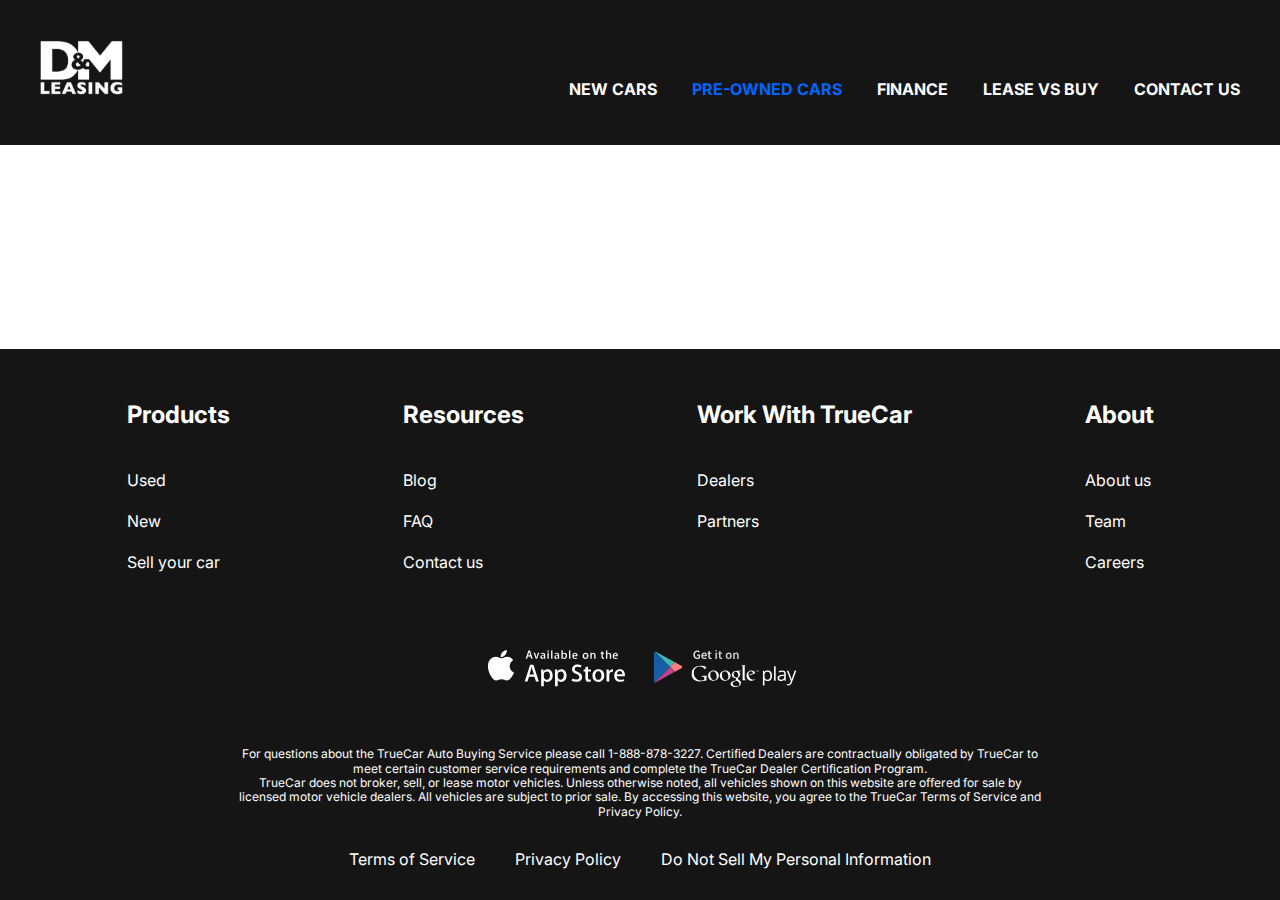
<file: pre-owned-cars.html>
<!DOCTYPE html>
<html lang="en">

<head>
    <meta charset="UTF-8">
    <meta http-equiv="X-UA-Compatible" content="IE=edge">
    <meta name="viewport" content="width=device-width, initial-scale=1.0">

    <title>Car Price</title>
    <link rel="icon" type="image/x-icon" href="img/icons8glyph-neue-16.ico">
    <link rel="preconnect" href="https://fonts.googleapis.com">
    <link rel="preconnect" href="https://fonts.gstatic.com" crossorigin>
    <link href="https://fonts.googleapis.com/css2?family=Inter:wght@400;700&display=swap" rel="stylesheet">
    <link rel="stylesheet" href="css/style.css">

</head>

<body>
    <div class="wrapper">
        <header class="header">
            <div class="container">
                <div class="header__content">
                    <a href="index.html" class="header__logo"><img src="img/dm-whiteLogo.svg" alt="LogoMain"
                            class="header__img"></a>
                    <nav class="header__menu">
                        <button class="header__menu-btn">
                            <span></span>
                            <span></span>
                            <span></span>
                        </button>
                        <ul class="header__menu-list">
                            <li class="header__menu-item"><a href="new-cars.html" class="header__menu-link">NEW CARS</a>
                            </li>
                            <li class="header__menu-item"><a href="pre-owned-cars.html"
                                    class="header__menu-link header__menu-link_active">PRE-OWNED CARS</a></li>
                            <li class="header__menu-item"><a href="finance.html" class="header__menu-link">FINANCE</a>
                            </li>
                            <li class="header__menu-item"><a href="lease-vs-buy.html" class="header__menu-link">LEASE VS
                                    BUY</a></li>
                            <li class="header__menu-item"><a href="contacts.html" class="header__menu-link">CONTACT
                                    US</a></li>
                        </ul>
                    </nav>
                </div>
            </div>
        </header>
        <main class="main">



        </main>
        <footer class="footer">
            <div class="container">
                <div class="footer__content">
                    <nav class="footer__nav">
                        <h4 class="footer__title">Products</h4>
                        <ul class="footer__list">
                            <li class="footer__item"><a href="#" class="footer-link">Used</a></li>
                            <li class="footer__item"><a href="#" class="footer-link">New</a></li>
                            <li class="footer__item"><a href="#" class="footer-link">Sell your car</a></li>
                        </ul>
                    </nav>
                    <nav class="footer__nav">
                        <h4 class="footer__title">Resources</h4>
                        <ul class="footer__list">
                            <li class="footer__item"><a href="#" class="footer-link">Blog</a></li>
                            <li class="footer__item"><a href="#" class="footer-link">FAQ</a></li>
                            <li class="footer__item"><a href="#" class="footer-link">Contact us</a></li>
                        </ul>
                    </nav>
                    <nav class="footer__nav">
                        <h4 class="footer__title">Work With TrueCar</h4>
                        <ul class="footer__list">
                            <li class="footer__item"><a href="#" class="footer-link">Dealers</a></li>
                            <li class="footer__item"><a href="#" class="footer-link">Partners</a></li>
                        </ul>
                    </nav>
                    <nav class="footer__nav">
                        <h4 class="footer__title">About</h4>
                        <ul class="footer__list">
                            <li class="footer__item"><a href="#" class="footer-link">About us</a></li>
                            <li class="footer__item"><a href="#" class="footer-link">Team</a></li>
                            <li class="footer__item"><a href="#" class="footer-link">Careers</a></li>
                        </ul>
                    </nav>

                </div>
                <div class="footer__app">
                    <a href="#" class="app__link"><img src="img/app-store.svg" alt="" class="app__img"></a>
                    <a href="#" class="app__link"><img src="img/google-play.svg" alt="" class="app__img"></a>
                </div>
                <div class="footer__description">
                    <p class="footer__text">For questions about the TrueCar Auto Buying Service please call
                        1-888-878-3227.
                        Certified Dealers are contractually obligated by TrueCar to meet certain customer service
                        requirements and complete the TrueCar Dealer Certification Program.
                    </p>
                    <p class="footer__text">TrueCar does not broker, sell, or lease motor vehicles. Unless otherwise
                        noted,
                        all
                        vehicles shown on this website are offered for sale by licensed motor vehicle dealers. All
                        vehicles
                        are subject to prior sale. By accessing this website, you agree to the TrueCar Terms of Service
                        and
                        Privacy Policy.</p>

                </div>
                <div class="footer__copy">
                    <ul class="footer__copy-list">
                        <li class="footer__copy-item"><a href="#" class="footer__copy-link">Terms of Service</a></li>
                        <li class="footer__copy-item"><a href="#" class="footer__copy-link">Privacy Policy</a></li>
                        <li class="footer__copy-item"><a href="#" class="footer__copy-link">Do Not Sell My Personal
                                Information</a></li>
                    </ul>
                </div>
            </div>
        </footer>
    </div>



    <script src="js/main.js"></script>
</body>

</html>
</file>
<file: css/style.css>
/*! normalize.css v8.0.1 | MIT License | github.com/necolas/normalize.css */
html {
  line-height: 1.15;
  -webkit-text-size-adjust: 100%;
}

body {
  margin: 0;
}

main {
  display: block;
}

h1 {
  font-size: 2em;
  margin: 0.67em 0;
}

hr {
  box-sizing: content-box;
  height: 0;
  overflow: visible;
}

pre {
  font-family: monospace, monospace;
  font-size: 1em;
}

a {
  background-color: transparent;
}

abbr[title] {
  border-bottom: none;
  text-decoration: underline;
  -webkit-text-decoration: underline dotted;
  text-decoration: underline dotted;
}

b,
strong {
  font-weight: bolder;
}

code,
kbd,
samp {
  font-family: monospace, monospace;
  font-size: 1em;
}

small {
  font-size: 80%;
}

sub,
sup {
  font-size: 75%;
  line-height: 0;
  position: relative;
  vertical-align: baseline;
}

sub {
  bottom: -0.25em;
}

sup {
  top: -0.5em;
}

img {
  border-style: none;
}

button,
input,
optgroup,
select,
textarea {
  font-family: inherit;
  font-size: 100%;
  line-height: 1.15;
  margin: 0;
}

button,
input {
  overflow: visible;
}

button,
select {
  text-transform: none;
}

button,
[type=button],
[type=reset],
[type=submit] button::-moz-focus-inner,
[type=button]::-moz-focus-inner,
[type=reset]::-moz-focus-inner,
[type=submit]::-moz-focus-inner {
  border-style: none;
  padding: 0;
}

button:-moz-focusring,
[type=button]:-moz-focusring,
[type=reset]:-moz-focusring,
[type=submit]:-moz-focusring fieldset {
  padding: 0.35em 0.75em 0.625em;
}

legend {
  box-sizing: border-box;
  color: inherit;
  display: table;
  max-width: 100%;
  padding: 0;
  white-space: normal;
}

progress {
  vertical-align: baseline;
}

textarea {
  overflow: auto;
}

[type=checkbox],
[type=radio] {
  box-sizing: border-box;
  padding: 0;
}

[type=number]::-webkit-inner-spin-button,
[type=number]::-webkit-outer-spin-button {
  height: auto;
}

[type=search] {
  outline-offset: -2px;
}

[type=search]::-webkit-search-decoration {
  -webkit-appearance: none;
}

::-webkit-file-upload-button {
  -webkit-appearance: button;
  font: inherit;
}

details {
  display: block;
}

summary {
  display: list-item;
}

template {
  display: none;
}

[hidden] {
  display: none;
}

html,
body {
  height: 100%;
}

* {
  box-sizing: border-box;
  margin: 0;
}

body {
  font-size: 16px;
  font-family: "Inter", sans-serif;
  line-height: 1.3;
  color: #151515;
}

h1,
h2,
h3,
h4 {
  margin: 0;
}

ul {
  list-style: none;
  padding: 0;
}

a {
  color: #fff;
  text-decoration: none;
}

.wrapper {
  min-height: 100%;
  display: -webkit-box;
  display: flex;
  -webkit-box-orient: vertical;
  -webkit-box-direction: normal;
  flex-direction: column;
}

.container {
  max-width: 1220px;
  width: 100%;
  margin: 0 auto;
  padding: 0 10px;
}

.section-title {
  text-align: center;
  font-size: 48px;
  font-weight: 700;
}

.show-more {
  padding: 13px;
  max-width: 223px;
  width: 100%;
  display: -webkit-box;
  display: flex;
  -webkit-box-pack: center;
  justify-content: center;
  text-align: center;
  text-transform: uppercase;
  background-color: #151515;
  margin: 0 auto;
}

.show-more:hover {
  background-color: #0066ff;
}

.form__textarea::-moz-placeholder,
.form__input::-moz-placeholder {
  font-family: "Inter", sans-serif;
  font-style: 16px;
  font-weight: 400;
  line-height: 1.3;
  color: #151515;
  opacity: 0.5;
}

.form__textarea::-webkit-input-placeholder,
.form__input::-webkit-input-placeholder {
  font-family: "Inter", sans-serif;
  font-style: 16px;
  font-weight: 400;
  line-height: 1.3;
  color: #151515;
  opacity: 0.5;
}

.form__textarea:-ms-input-placeholder,
.form__input:-ms-input-placeholder {
  font-family: "Inter", sans-serif;
  font-style: 16px;
  font-weight: 400;
  line-height: 1.3;
  color: #151515;
  opacity: 0.5;
}

.form__textarea::-ms-input-placeholder,
.form__input::-ms-input-placeholder {
  font-family: "Inter", sans-serif;
  font-style: 16px;
  font-weight: 400;
  line-height: 1.3;
  color: #151515;
  opacity: 0.5;
}

.form__textarea::placeholder,
.form__input::placeholder {
  font-family: "Inter", sans-serif;
  font-style: 16px;
  font-weight: 400;
  line-height: 1.3;
  color: #151515;
  opacity: 0.5;
}

.header {
  width: 100%;
  background-color: #151515;
  padding: 40px 0 45px;
}

.header__menu-btn {
  width: 30px;
  height: 20px;
  display: -webkit-box;
  display: flex;
  -webkit-box-orient: vertical;
  -webkit-box-direction: normal;
  flex-direction: column;
  -webkit-box-pack: justify;
  justify-content: space-between;
  padding: 0;
  border: none;
  background-color: transparent;
  cursor: pointer;
  display: none;
}

.header__menu-btn span {
  height: 2px;
  background-color: #fff;
  width: 100%;
}

.header__content {
  display: -webkit-box;
  display: flex;
  -webkit-box-pack: justify;
  justify-content: space-between;
  -webkit-box-align: end;
  align-items: flex-end;
}

.header__menu-list {
  display: -webkit-box;
  display: flex;
}

.header__menu-item {
  margin-right: 35px;
}

.header__menu-item:last-child {
  margin-right: 0;
}

.header__menu-link {
  font-weight: 700;
  white-space: nowrap;
}

.header__menu-link:hover {
  text-shadow: 0 0 22px #fff;
}

.header__menu-link_active {
  color: #0066ff;
}

.header-main {
  background-color: transparent;
  position: absolute;
  z-index: 6;
}

.main {
  -webkit-box-flex: 1;
  flex-grow: 1;
}

.main__top {
  color: #fff;
  text-align: center;
  padding-top: 250px;
  padding-bottom: 50px;
  position: absolute;
  z-index: 5;
  left: 0;
  right: 0;
}

.main__top-title {
  font-size: 96px;
  font-weight: 700;
  padding-bottom: 40px;
}

.main__top-link {
  display: inline-block;
  font-size: 36px;
  font-weight: 700;
  text-transform: uppercase;
  padding: 23px;
  max-width: 430px;
  width: 100%;
  background-color: #151515;
}

.main__top-link:hover {
  background-color: #0066ff;
}

.swiper::after {
  content: "";
  background-color: rgba(21, 21, 21, 0.3);
  position: absolute;
  z-index: 5;
  top: 0;
  right: 0;
  left: 0;
  bottom: 0;
}

.swiper-slide {
  height: 100vh;
  background-repeat: no-repeat;
  background-position: center;
  background-size: cover;
}

.swiper-pagination-bullet {
  width: 120px;
  height: 3px;
  background-color: #151515;
  border-radius: 0;
  opacity: 1;
  margin: 0 15px !important;
}

.swiper-pagination-bullet.swiper-pagination-bullet-active {
  height: 6px;
  background-color: #fff;
}

.swiper-pagination-bullets.swiper-pagination-horizontal {
  bottom: 50px;
}

.why-lease {
  padding-top: 150px;
}

.why-lease__title {
  margin-bottom: 50px;
}

.why-lease__cards {
  display: -webkit-box;
  display: flex;
  -webkit-box-pack: center;
  justify-content: center;
}

.why-lease__card {
  display: -webkit-box;
  display: flex;
  -webkit-box-orient: vertical;
  -webkit-box-direction: normal;
  flex-direction: column;
  -webkit-box-align: center;
  align-items: center;
  margin-right: 40px;
}

.why-lease__card:last-child {
  margin-right: 0;
}

.why-lease__card-title {
  padding: 30px 0;
  font-size: 24px;
  font-weight: 700;
}

.why-lease__card-text {
  text-align: left;
  max-width: 270px;
}

.how-does {
  padding: 150px 10px 0;
}

.how-does__content {
  max-width: 594px;
  width: 100%;
  margin: 0 auto;
}

.how-does__text {
  padding-top: 50px;
}

.how-does__title {
  padding: 50px 0;
  font-size: 24px;
  font-weight: 700;
}

.how-does__cards {
  max-width: 530px;
  width: 100%;
  display: -webkit-box;
  display: flex;
  -webkit-box-orient: vertical;
  -webkit-box-direction: normal;
  flex-direction: column;
  gap: 40px;
  margin-left: auto;
}

.how-does__card {
  display: -webkit-box;
  display: flex;
  -webkit-box-pack: justify;
  justify-content: space-between;
  -webkit-box-align: center;
  align-items: center;
}

.how-does__card-text {
  max-width: 270px;
}

.video {
  padding-top: 150px;
}

.video__content {
  text-align: center;
}

.video__title {
  padding: 20px 0 50px;
  font-size: 24px;
  font-weight: 700;
}

.video__ifreme {
  border: none;
}

.important {
  padding: 150px 0;
}

.important__text {
  max-width: 580px;
  width: 100%;
  text-align: center;
  margin: 35px auto;
}

.important__cards {
  display: -webkit-box;
  display: flex;
}

.important__card {
  max-width: 270px;
  width: 100%;
  margin-right: 40px;
}

.important__card:last-child {
  margin-right: 0;
}

.important__card-img {
  width: 100%;
}

.important__card-text {
  padding-top: 20px;
}

.footer {
  background-color: #151515;
  color: #fff;
}

.footer__content {
  display: -webkit-box;
  display: flex;
  justify-content: space-around;
}

.footer__nav {
  max-width: 225px;
}

.footer__title {
  padding: 50px 0 40px;
  font-size: 24px;
  font-weight: 700;
  white-space: nowrap;
}

.footer__item {
  margin-bottom: 20px;
}

.footer__app {
  padding: 50px 0;
  display: -webkit-box;
  display: flex;
  -webkit-box-pack: center;
  justify-content: center;
}

.footer__description {
  max-width: 806px;
  margin: 0 auto;
}

.footer__text {
  font-size: 12px;
  line-height: 1.2;
  text-align: center;
}

.footer__copy {
  padding: 30px 0;
}

.footer__copy-list {
  display: -webkit-box;
  display: flex;
  -webkit-box-pack: center;
  justify-content: center;
}

.footer__copy-item {
  margin-right: 40px;
}

.footer__copy-item:last-child {
  margin-right: 0;
}

.contacts {
  padding-top: 100px;
}

.contacts__content {
  max-width: 935px;
  width: 100%;
  text-align: center;
  margin: 0 auto;
}

.contacts__title {
  padding: 20px 0 50px;
  font-size: 24px;
  font-weight: 700;
}

.form {
  display: -webkit-box;
  display: flex;
  -webkit-box-pack: justify;
  justify-content: space-between;
  flex-wrap: wrap;
  max-width: 580px;
  width: 100%;
  margin: 0 auto;
}

.form__input {
  padding: 18px 20px;
  margin-bottom: 40px;
  max-width: 270px;
  width: 100%;
  border: 1px solid #0066ff;
  font-family: "Inter", sans-serif;
  font-style: 16px;
  font-weight: 400;
  line-height: 1.3;
  color: #151515;
  outline: none;
}

.form__textarea {
  max-width: 580px;
  width: 100%;
  padding: 28px 20px;
  margin: 0 0 50px 0;
  resize: none;
  height: 290px;
  border: 1px solid #0066ff;
  font-family: "Inter", sans-serif;
  font-style: 16px;
  font-weight: 400;
  line-height: 1.3;
  color: #151515;
  outline: none;
}

.form__btn {
  padding: 13px;
  color: #fff;
  background-color: #151515;
  border: 0;
  text-transform: uppercase;
  max-width: 184px;
  width: 100%;
  margin: 0 auto;
}

.form__btn:hover {
  background-color: #0066ff;
}

.blog__wrap {
  padding: 150px 0;
}

.blog__content {
  display: -webkit-box;
  display: flex;
  -webkit-box-pack: justify;
  justify-content: space-between;
  gap: 40px;
}

.blog__content-description {
  padding-bottom: 70px;
}

.blog__content-img {
  width: 100%;
  background-position: center;
  background-repeat: no-repeat;
  background-size: cover;
}

.blog__content-text {
  display: -webkit-box;
  display: flex;
  -webkit-box-pack: justify;
  justify-content: space-between;
  -webkit-box-align: center;
  align-items: center;
  padding-top: 30px;
}

.blog__content-title {
  font-size: 24px;
  font-weight: 700;
}

.blog__content-link {
  padding: 4px;
  max-width: 80px;
  width: 100%;
  display: inline-block;
  text-align: center;
  background-color: #0066ff;
}

.blog__content-link:hover {
  background-color: #151515;
}

.choose {
  padding-top: 100px;
}

.tabs__btn {
  padding: 50px 0 100px;
  margin: 0 auto;
  max-width: 858px;
  width: 100%;
  display: -webkit-box;
  display: flex;
  -webkit-box-pack: justify;
  justify-content: space-between;
  gap: 80px;
}

.tabs__btn-item {
  padding: 0;
  font-size: 24px;
  font-weight: 700;
  color: #151515;
  border: none;
  background-color: #fff;
  max-width: 226px;
  width: 100%;
  cursor: pointer;
  white-space: nowrap;
}

.tabs__btn-item_active {
  color: #0066ff;
}

.tabs__content-item {
  padding-bottom: 70px;
  display: none;
  grid-template-columns: repeat(4, 1fr);
  gap: 100px 40px;
}

.tabs__content-item.tabs__content-item_active {
  display: grid;
}

.card {
  text-align: center;
}

.card__img {
  display: block;
  background-size: cover;
  background-repeat: no-repeat;
  background-position: center;
  width: 100%;
}

.card__text-content {
  border: 1px solid #0066ff;
  border-top: none;
}

.card__title {
  padding: 20px 0;
  font-size: 24px;
  font-weight: 700;
}

.card__price {
  padding: 20px 0;
  font-size: 24px;
  font-weight: 700;
}

.card__link {
  padding: 2px 0;
  display: block;
  border-top: 1px solid #0066ff;
  color: #0066ff;
  width: 100%;
}

.card__link:hover {
  background-color: #0066ff;
  color: #fff;
}

@media (max-width: 1220px) {
  .important__card-img {
    width: 100%;
  }
}

@media (max-width: 1170px) {
  .blog__content-text {
    -webkit-box-align: baseline;
    align-items: baseline;
  }
}

@media (max-width: 1122px) {
  .tabs__content-item {
    grid-template-columns: repeat(3, 1fr);
  }

  .blog__content-text {
    -webkit-box-align: end;
    align-items: end;
  }

  .blog__content-title {
    padding-right: 28px;
  }
}

@media (max-width: 1020px) {
  .video__ifreme {
    width: 100%;
  }
}

@media (max-width: 896px) {
  .main__top-title {
    font-size: 70px;
  }

  .main__top-link {
    font-size: 28px;
    max-width: 400px;
  }

  .tabs__btn {
    padding: 30px 0 50px;
    gap: 40px;
  }

  .tabs__content-item {
    grid-template-columns: repeat(2, 1fr);
    gap: 50px 40px;
  }
}

@media (max-width: 830px) {
  .video__ifreme {
    height: 400px;
  }

  .header__logo {
    position: relative;
    z-index: 10;
  }

  .header__menu-btn {
    display: -webkit-box;
    display: flex;
    position: relative;
    z-index: 10;
  }

  .header__menu-list {
    position: absolute;
    z-index: 5;
    background-color: #151515;
    -webkit-box-orient: vertical;
    -webkit-box-direction: normal;
    flex-direction: column;
    -webkit-box-align: center;
    align-items: center;
    top: 0;
    left: 0;
    right: 0;
    bottom: 0;
    padding: 200px;
    height: 100vh;
    -webkit-transform: translateX(-100%);
    transform: translateX(-100%);
    -webkit-transition: -webkit-transform 0.5s ease-in-out;
    transition: -webkit-transform 0.5s ease-in-out;
    transition: transform 0.5s ease-in-out;
    transition: transform 0.5s ease-in-out, -webkit-transform 0.5s ease-in-out;
  }

  .header__menu-list.header__menu-list_active {
    -webkit-transform: translateY(0);
    transform: translateY(0);
  }

  .header__menu-item {
    margin: 0 0 35px 0;
  }
}

@media (max-width: 781px) {
  .blog__content {
    gap: 25px;
  }

  .blog__content-title {
    font-size: 20px;
  }
}

@media (max-width: 768px) {
  .swiper-pagination-bullet {
    width: 80px;
    margin: 0 10px !important;
  }

  .swiper-pagination-bullet.swiper-pagination-bullet-active {
    height: 4px;
  }

  .section-title {
    font-size: 35px;
  }

  .how-does__title {
    font-size: 20px;
  }

  .video__title {
    font-size: 20px;
  }

  .important__text {
    margin: 35px auto 0;
  }

  .important__cards {
    flex-wrap: wrap;
    -webkit-box-pack: center;
    justify-content: center;
  }

  .important__card {
    margin-top: 35px;
  }

  .important__card:nth-child(even) {
    margin-right: 0;
  }

  .important__card-text {
    padding-top: 10px;
  }

  .why-lease__cards {
    display: grid;
    grid-template-columns: repeat(2, 1fr);
  }

  .why-lease__card {
    margin-right: 0;
    margin-bottom: 40px;
  }

  .why-lease__card:nth-child(n+3) {
    margin-bottom: 0;
  }

  .why-lease__card-text {
    text-align: center;
  }

  .footer__content {
    display: grid;
    grid-template-columns: repeat(4, 1fr);
    text-align: center;
  }

  .footer__title {
    padding: 40px 0 40px;
    font-size: 20px;
    font-weight: 700;
  }

  .tabs__btn {
    padding: 30px 0 40px;
    gap: 20px;
  }

  .tabs__btn-item {
    font-size: 20px;
  }

  .blog__content-title {
    font-size: 17px;
  }
}

@media (max-width: 680px) {
  .video__ifreme {
    height: 350px;
  }

  .footer__content {
    grid-template-columns: repeat(2, 1fr);
  }
}

@media (max-width: 673px) {
  .main__top-title {
    font-size: 55px;
  }

  .main__top-link {
    font-size: 24px;
    max-width: 360px;
  }
}

@media (max-width: 650px) {
  .video__ifreme {
    height: 250px;
  }

  .footer__copy-list {
    display: -webkit-box;
    display: flex;
    -webkit-box-pack: center;
    justify-content: center;
    -webkit-box-orient: vertical;
    -webkit-box-direction: normal;
    flex-direction: column;
    -webkit-box-align: center;
    align-items: center;
    gap: 35px;
  }

  .tabs__btn {
    gap: 15px;
  }

  .tabs__btn-item {
    font-size: 18px;
  }

  .blog__content {
    -webkit-box-orient: vertical;
    -webkit-box-direction: normal;
    flex-direction: column;
  }

  .form__input {
    max-width: inherit;
  }
}

@media (max-width: 616px) {
  .important__cards {
    -webkit-box-orient: vertical;
    -webkit-box-direction: normal;
    flex-direction: column;
    -webkit-box-align: center;
    align-items: center;
  }

  .important__card {
    margin-right: 0;
  }

  .important__card-text {
    padding-top: 5px;
  }
}

@media (max-width: 560px) {
  .tabs__btn {
    -webkit-box-orient: vertical;
    -webkit-box-direction: normal;
    flex-direction: column;
    -webkit-box-align: center;
    align-items: center;
  }

  .tabs__content-item {
    grid-template-columns: repeat(1, 1fr);
    gap: 40px 40px;
  }
}

@media (max-width: 540px) {
  .section-title {
    font-size: 30px;
  }

  .why-lease__card-title {
    font-size: 20px;
    padding: 25px 0;
  }

  .blog__content-text {
    padding-top: 10px;
  }

  .contacts__title {
    font-size: 20px;
  }
}

@media (max-width: 525px) {
  .main__top-title {
    font-size: 50px;
  }

  .main__top-link {
    font-size: 24px;
    max-width: 350px;
  }

  .section-title {
    font-size: 25px;
  }

  .why-lease {
    padding-top: 100px;
  }

  .why-lease__card-title {
    font-size: 20px;
  }

  .how-does {
    padding: 100px 10px 0;
  }

  .how-does__title {
    font-size: 18px;
  }

  .how-does__text {
    text-align: center;
  }

  .video {
    padding-top: 100px;
  }

  .video__title {
    font-size: 18px;
  }

  .important {
    padding: 100px 0;
  }
}

@media (max-width: 464px) {
  .video__ifreme {
    height: 220px;
  }

  .swiper-pagination-bullet {
    width: 50px;
    margin: 0 8px !important;
  }
}

@media (max-width: 410px) {
  .video__ifreme {
    height: 200px;
  }
}

@media (max-width: 375px) {
  .wrapper {
    width: 100%;
  }

  .header__menu-list {
    padding: 200px 0px;
  }

  .main__top-title {
    font-size: 30px;
  }

  .main__top-link {
    font-size: 20px;
    max-width: 230px;
    padding: 20px;
  }

  .why-lease {
    padding-top: 80px;
  }

  .why-lease__cards {
    grid-template-columns: repeat(1, 1fr);
  }

  .how-does {
    padding: 80px 10px 0;
  }

  .how-does__card-text {
    padding-left: 25px;
  }

  .video {
    padding-top: 80px;
  }

  .video__title {
    padding: 20px 0 30px;
  }

  .video__ifreme {
    height: 170px;
  }

  .important {
    padding: 80px 0;
  }

  .important__cards {
    grid-template-columns: repeat(1, 1fr);
    gap: 20px;
  }

  .important__card-text {
    padding-top: 5px;
  }

  .footer__title {
    padding: 30px 0;
    font-size: 18px;
    font-weight: 700;
  }

  .footer__app {
    padding: 30px 0;
    -webkit-box-orient: vertical;
    -webkit-box-direction: normal;
    flex-direction: column;
    -webkit-box-align: center;
    align-items: center;
    gap: 25px;
  }

  .contacts__title {
    font-size: 18px;
  }

  .choose {
    padding-top: 50px;
  }

  .blog__wrap {
    padding: 50px 0;
  }

  .contacts {
    padding-top: 50px;
  }

  .contacts__title {
    padding: 20px 0 40px;
  }
}
</file>
